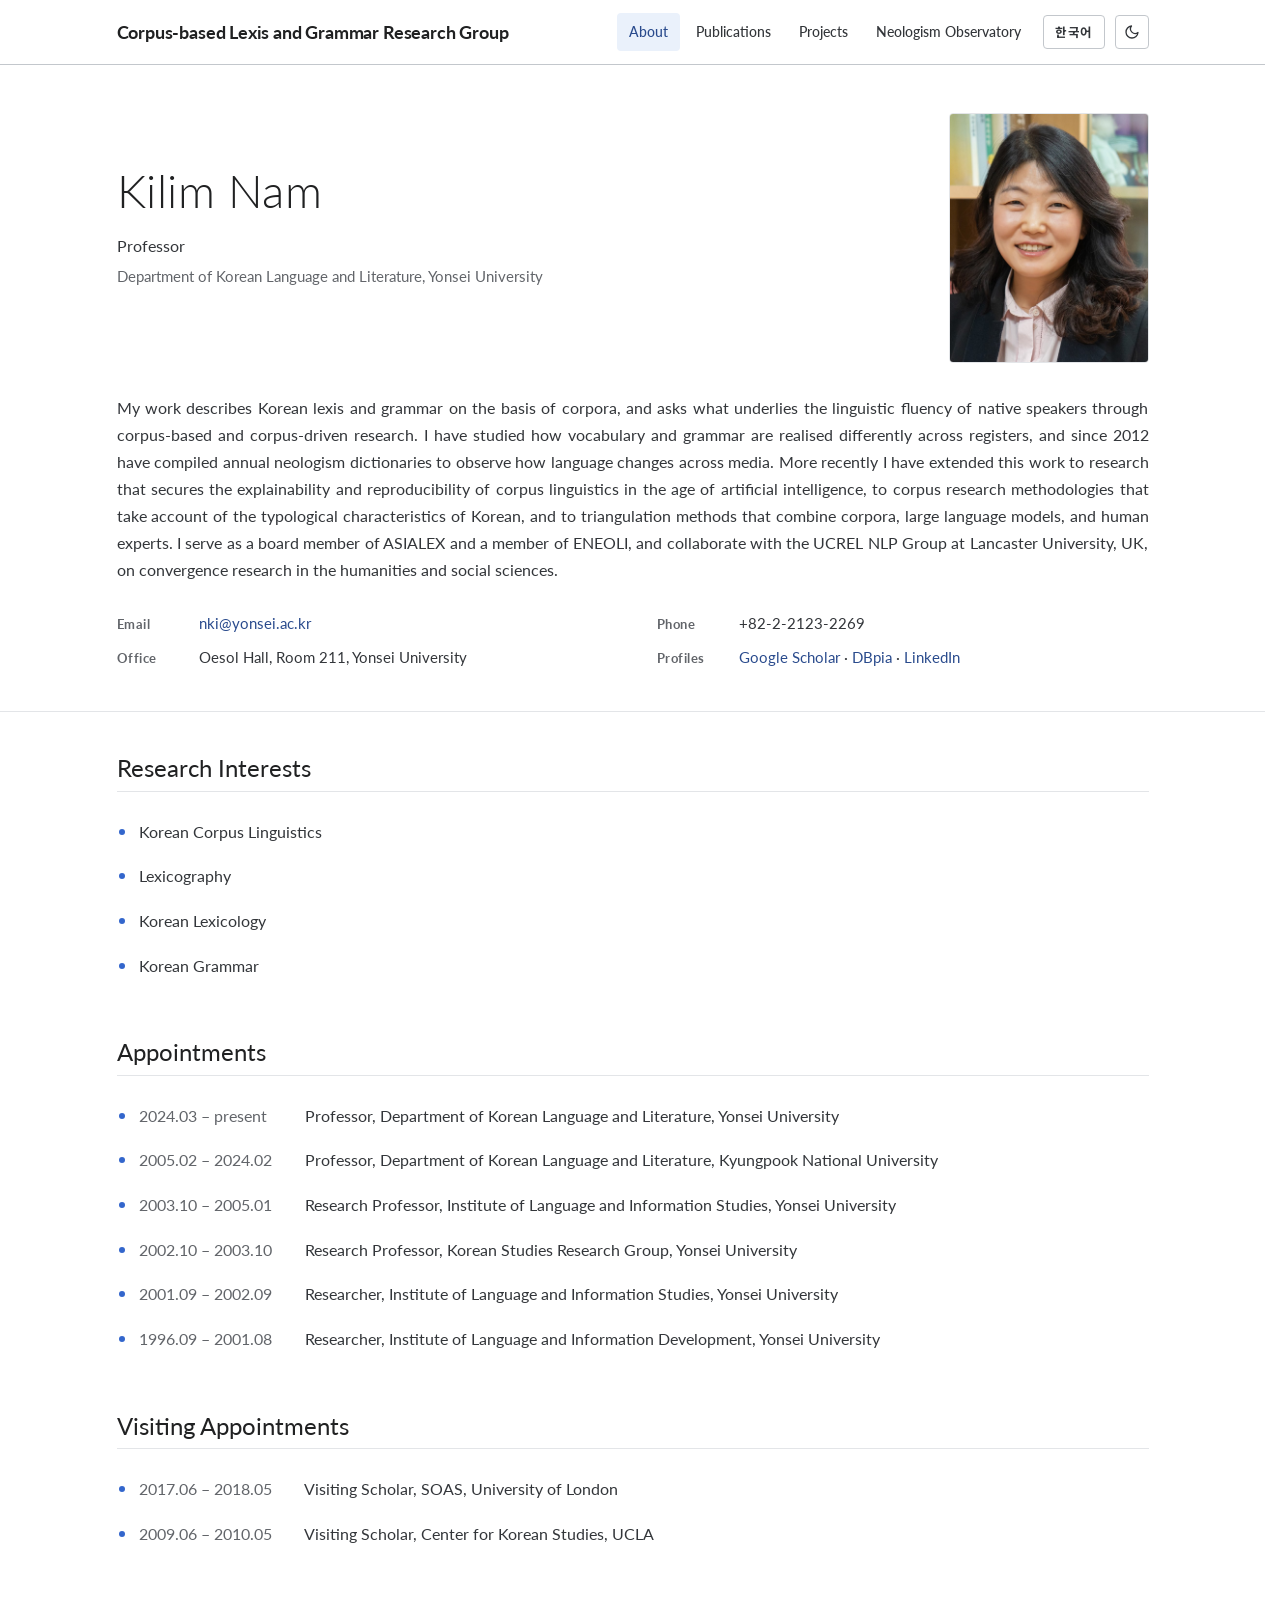
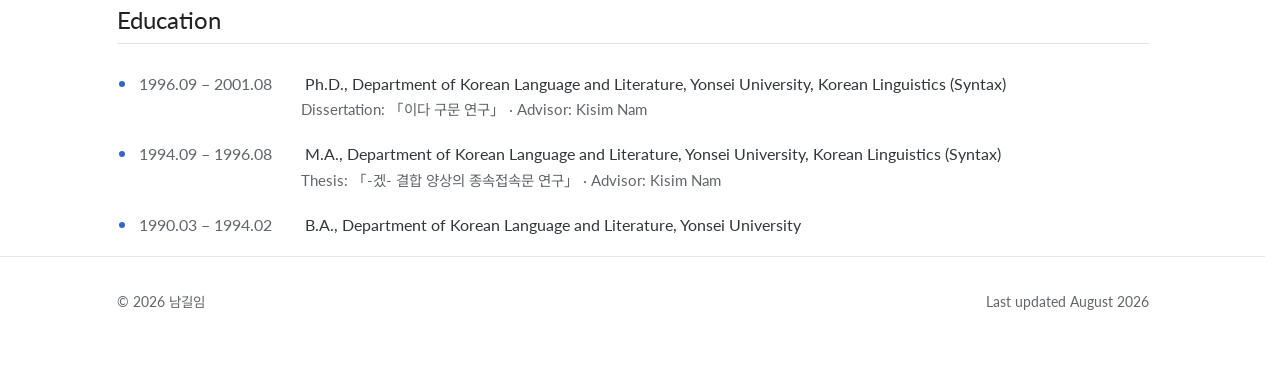
<file: index.html>
<!DOCTYPE html>
<html lang="en" data-lang="en">
<head>
<meta charset="utf-8">
<meta name="viewport" content="width=device-width, initial-scale=1">
<title>남길임 | 말뭉치언어학 · 사전학</title>
<meta name="description" content="남길임 — 연세대학교 국어국문학과 교수. 한국어 말뭉치언어학, 사전학, 한국어 어휘론, 한국어 문법론. 학술논문·연구사업 목록.">
<link rel="preconnect" href="https://fonts.googleapis.com">
<link rel="preconnect" href="https://fonts.gstatic.com" crossorigin>
<link href="https://fonts.googleapis.com/css2?family=Lato:wght@300;400;700&family=Noto+Sans+KR:wght@300;400;500;700&display=swap" rel="stylesheet">
<link rel="stylesheet" href="assets/css/style.css">
<script>
  // 저장해 둔 화면 모드와 언어를 그리기 전에 적용해 깜빡임을 막는다
  try {
    var t = localStorage.getItem('theme'); if (t) document.documentElement.setAttribute('data-theme', t);
    var l = localStorage.getItem("lang") || "en"; document.documentElement.setAttribute("data-lang", l); document.documentElement.lang = l;
  } catch (e) {}
</script>
</head>
<body>
<a class="skip" href="#main">본문 바로가기</a>

<header class="topbar">
  <div class="wrap topbar__inner">
    <a class="brand" href="index.html"><span class="ko">말뭉치 기반 어휘·문법 연구실</span><span class="en">Corpus-based Lexis and Grammar Research Group</span></a>
    <nav class="nav">
      <a href="index.html" aria-current="page">About</a>
      <a href="publications.html">Publications</a>
      <a href="projects.html">Projects</a>
      <a href="kno.html">Neologism Observatory</a>
      <button class="lang-btn" type="button" aria-label="한국어로 보기">한국어</button>
      <button class="theme-btn" type="button" aria-label="밝은 화면 / 어두운 화면 전환">
        <svg class="icon-sun" viewBox="0 0 24 24" fill="none" stroke="currentColor" stroke-width="2" stroke-linecap="round"><circle cx="12" cy="12" r="4"/><path d="M12 2v2M12 20v2M4.9 4.9l1.4 1.4M17.7 17.7l1.4 1.4M2 12h2M20 12h2M4.9 19.1l1.4-1.4M17.7 6.3l1.4-1.4"/></svg>
        <svg class="icon-moon" viewBox="0 0 24 24" fill="none" stroke="currentColor" stroke-width="2" stroke-linecap="round" stroke-linejoin="round"><path d="M21 12.8A9 9 0 1 1 11.2 3a7 7 0 0 0 9.8 9.8z"/></svg>
      </button>
    </nav>
  </div>
</header>

<main id="main">

  <!-- ===================== 히어로 ===================== -->
  <section class="hero">
    <div class="wrap">

      <!-- 1행: 이름 · 소속 + 사진 -->
      <div class="hero__grid">
        <div>
          <h1><span class="ko">남길임</span><span class="en">Kilim Nam</span></h1>
          <p class="hero__role">
            <span class="ko">교수 &middot; Kilim Nam</span>
            <span class="en">Professor</span>
          </p>
          <p class="hero__affil">
            <span class="ko">연세대학교 국어국문학과</span>
            <span class="en">Department of Korean Language and Literature, Yonsei University</span>
          </p>
        </div>
        <img class="portrait" src="assets/img/portrait.jpg" alt="남길임 교수" width="820" height="1025">
      </div>

      <!-- 2행: 소개 -->
      <p class="hero__lede ko">
        말뭉치를 기반으로 한국어 어휘 문법을 기술하고, 말뭉치 기반·주도 연구를 통해
        모국어화자의 언어 유창성의 원리를 밝히는 데 관심이 있다. 사용역(register)에 따라
        달리 실현되는 어휘와 문법의 양상을 연구해 왔으며, 2012년 이후 연도별 신어 사전
        구축을 통해 매체에 따라 달리 나타나는 언어 역동성을 관측해 오고 있다. 최근에는
        인공지능시대 말뭉치언어학의 설명가능성과 재현가능성을 확보한 연구, 한국어의
        유형론적 특성을 고려한 말뭉치 연구 방법론, 말뭉치·거대언어모델·인간 전문가의
        삼각측량 방법론으로 연구를 확장하고 있다. 국제 네트워크로는 아시아사전학회
        보드멤버, 유럽언어혁신연구회(ENEOLI) 회원으로 활동하고 있으며,
        글로벌인문사회융합 연구로 영국 랭카스터대학교 UCREL NLP 그룹과 협업하고 있다.
      </p>
      <p class="hero__lede en">
        My work describes Korean lexis and grammar on the basis of corpora, and asks what
        underlies the linguistic fluency of native speakers through corpus-based and
        corpus-driven research. I have studied how vocabulary and grammar are realised
        differently across registers, and since 2012 have compiled annual neologism
        dictionaries to observe how language changes across media. More recently I have
        extended this work to research that secures the explainability and reproducibility
        of corpus linguistics in the age of artificial intelligence, to corpus research
        methodologies that take account of the typological characteristics of Korean, and
        to triangulation methods that combine corpora, large language models, and human
        experts. I serve as a board member of ASIALEX and a member of ENEOLI, and
        collaborate with the UCREL NLP Group at Lancaster University, UK, on convergence
        research in the humanities and social sciences.
      </p>

      <!-- 3행: 연락처 -->
      <ul class="meta meta--wide">
        <li>
          <span class="k"><span class="ko">이메일</span><span class="en">Email</span></span>
          <span class="v"><a href="mailto:nki@yonsei.ac.kr">nki@yonsei.ac.kr</a></span>
        </li>
        <li>
          <span class="k"><span class="ko">전화</span><span class="en">Phone</span></span>
          <span class="v">+82-2-2123-2269</span>
        </li>
        <li>
          <span class="k"><span class="ko">연구실</span><span class="en">Office</span></span>
          <span class="v">
            <span class="ko">연세대학교 외솔관 211호 (Oesol Hall, Room 211)</span>
            <span class="en">Oesol Hall, Room 211, Yonsei University</span>
          </span>
        </li>
        <li>
          <span class="k"><span class="ko">프로필</span><span class="en">Profiles</span></span>
          <span class="v">
            <a href="https://scholar.google.com/citations?user=xwa19JQAAAAJ&amp;hl=ko" target="_blank" rel="noopener">Google Scholar</a> &middot;
            <a href="https://www.dbpia.co.kr/author/authorDetail?ancId=870739" target="_blank" rel="noopener">DBpia</a> &middot;
            <a href="https://www.linkedin.com/in/kilim-nam-742b8876/" target="_blank" rel="noopener">LinkedIn</a>
          </span>
        </li>
      </ul>

    </div>
  </section>

  <!-- ===================== 연구 분야 ===================== -->
  <section class="section">
    <div class="wrap">
      <div class="section__head">
        <h2><span class="ko">연구 분야</span><span class="en">Research Interests</span></h2>
      </div>
      <ul class="bullets">
        <li><span class="ko">한국어 말뭉치언어학</span><span class="en">Korean Corpus Linguistics</span></li>
        <li><span class="ko">사전학</span><span class="en">Lexicography</span></li>
        <li><span class="ko">한국어 어휘론</span><span class="en">Korean Lexicology</span></li>
        <li><span class="ko">한국어 문법론</span><span class="en">Korean Grammar</span></li>
      </ul>
    </div>
  </section>

  <!-- ===================== 경력 ===================== -->
  <section class="section">
    <div class="wrap">
      <div class="section__head">
        <h2><span class="ko">경력</span><span class="en">Appointments</span></h2>
      </div>
      <ul class="bullets bullets--range">
        <li>
          <span class="yr">2024.03 <span class="ko">– 현재</span><span class="en">– present</span></span>
          <span class="ko">연세대학교 국어국문학과, 교수</span>
          <span class="en">Professor, Department of Korean Language and Literature, Yonsei University</span>
        </li>
        <li>
          <span class="yr">2005.02 – 2024.02</span>
          <span class="ko">경북대학교 국어국문학과, 교수</span>
          <span class="en">Professor, Department of Korean Language and Literature, Kyungpook National University</span>
        </li>
        <li>
          <span class="yr">2003.10 – 2005.01</span>
          <span class="ko">연세대학교 언어정보연구원, 연구교수</span>
          <span class="en">Research Professor, Institute of Language and Information Studies, Yonsei University</span>
        </li>
        <li>
          <span class="yr">2002.10 – 2003.10</span>
          <span class="ko">연세대학교 국학연구단, 연구교수</span>
          <span class="en">Research Professor, Korean Studies Research Group, Yonsei University</span>
        </li>
        <li>
          <span class="yr">2001.09 – 2002.09</span>
          <span class="ko">연세대학교 언어정보연구원, 전임연구원</span>
          <span class="en">Researcher, Institute of Language and Information Studies, Yonsei University</span>
        </li>
        <li>
          <span class="yr">1996.09 – 2001.08</span>
          <span class="ko">연세대학교 언어정보개발연구원, 연구원</span>
          <span class="en">Researcher, Institute of Language and Information Development, Yonsei University</span>
        </li>
      </ul>
    </div>
  </section>

  <!-- ===================== 방문 연구 ===================== -->
  <section class="section">
    <div class="wrap">
      <div class="section__head">
        <h2><span class="ko">방문 연구</span><span class="en">Visiting Appointments</span></h2>
      </div>
      <ul class="bullets bullets--range">
        <li>
          <span class="yr">2017.06 – 2018.05</span>
          <span class="ko">런던대학교 SOAS, 방문학자</span>
          <span class="en">Visiting Scholar, SOAS, University of London</span>
        </li>
        <li>
          <span class="yr">2009.06 – 2010.05</span>
          <span class="ko">UCLA 한국학연구소, 방문학자</span>
          <span class="en">Visiting Scholar, Center for Korean Studies, UCLA</span>
        </li>
      </ul>
    </div>
  </section>

  <!-- ===================== 학력 ===================== -->
  <section class="section">
    <div class="wrap">
      <div class="section__head">
        <h2><span class="ko">학력</span><span class="en">Education</span></h2>
      </div>
      <ul class="bullets bullets--range">
        <li>
          <span class="yr">1996.09 – 2001.08</span>
          <span class="ko">박사, 연세대학교 대학원 국어국문학과, 국어학 (통사론)</span>
          <span class="en">Ph.D., Department of Korean Language and Literature, Yonsei University, Korean Linguistics (Syntax)</span>
          <span class="sub">
            <span class="ko">학위논문 「이다 구문 연구」 · 지도교수 남기심</span>
            <span class="en">Dissertation: 「이다 구문 연구」 · Advisor: Kisim Nam</span>
          </span>
        </li>
        <li>
          <span class="yr">1994.09 – 1996.08</span>
          <span class="ko">석사, 연세대학교 대학원 국어국문학과, 국어학 (통사론)</span>
          <span class="en">M.A., Department of Korean Language and Literature, Yonsei University, Korean Linguistics (Syntax)</span>
          <span class="sub">
            <span class="ko">학위논문 「-겠- 결합 양상의 종속접속문 연구」 · 지도교수 남기심</span>
            <span class="en">Thesis: 「-겠- 결합 양상의 종속접속문 연구」 · Advisor: Kisim Nam</span>
          </span>
        </li>
        <li>
          <span class="yr">1990.03 – 1994.02</span>
          <span class="ko">학사, 연세대학교 국어국문학과</span>
          <span class="en">B.A., Department of Korean Language and Literature, Yonsei University</span>
        </li>
      </ul>
    </div>
  </section>

</main>

<footer class="site-foot">
  <div class="wrap foot-row">
    <span>&copy; 2026 남길임</span>
    <span class="right">
      <span class="ko">논문 · 연구사업 목록 최종 갱신 2026.08</span>
      <span class="en">Last updated August 2026</span>
    </span>
  </div>
</footer>

<script src="assets/js/data.js"></script>
<script src="assets/js/site.js"></script>
</body>
</html>
</file>
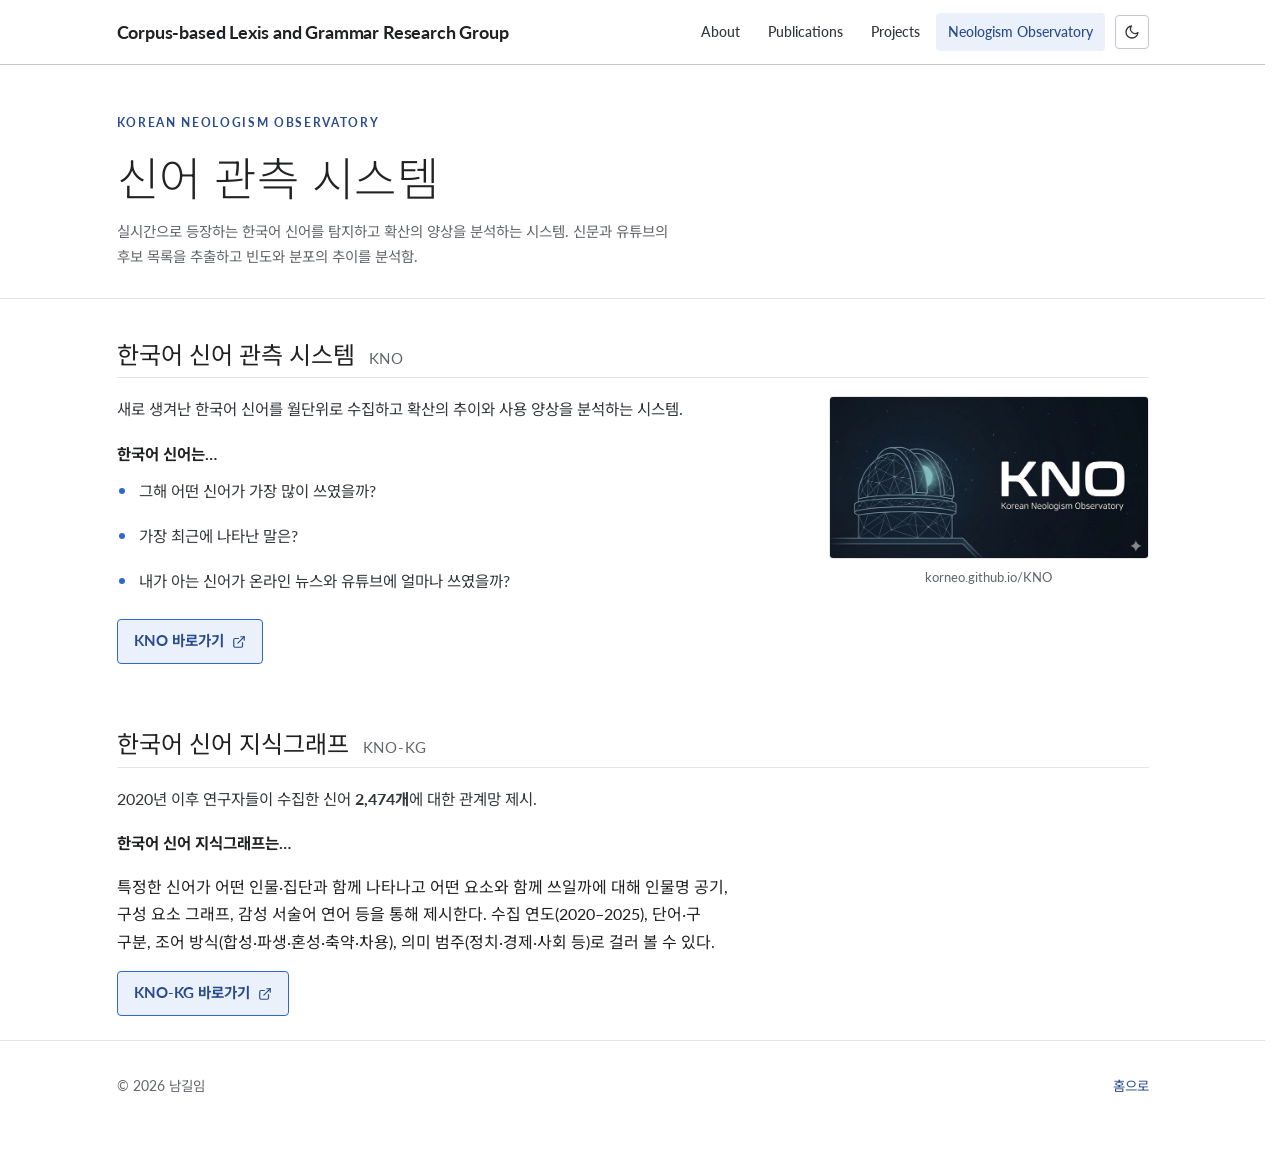
<file: kno.html>
<!DOCTYPE html>
<html lang="ko" data-lang="en">
<head>
<meta charset="utf-8">
<meta name="viewport" content="width=device-width, initial-scale=1">
<title>신어 관측 시스템 | 남길임</title>
<meta name="description" content="한국어 신어 관측 시스템(KNO)과 한국어 신어 지식그래프(KNO-KG) — 신어의 수집·관측과 관계망 시각화.">
<link rel="preconnect" href="https://fonts.googleapis.com">
<link rel="preconnect" href="https://fonts.gstatic.com" crossorigin>
<link href="https://fonts.googleapis.com/css2?family=Lato:wght@300;400;700&family=Noto+Sans+KR:wght@300;400;500;700&display=swap" rel="stylesheet">
<link rel="stylesheet" href="assets/css/style.css">
<script>
  // 저장해 둔 화면 모드와 언어를 그리기 전에 적용한다
  try {
    var t = localStorage.getItem("theme"); if (t) document.documentElement.setAttribute("data-theme", t);
    var l = localStorage.getItem("lang") || "en"; document.documentElement.setAttribute("data-lang", l);
  } catch (e) {}
</script>
</head>
<body>
<a class="skip" href="#main">본문 바로가기</a>

<header class="topbar">
  <div class="wrap topbar__inner">
    <a class="brand" href="index.html"><span class="ko">말뭉치 기반 어휘·문법 연구실</span><span class="en">Corpus-based Lexis and Grammar Research Group</span></a>
    <nav class="nav">
      <a href="index.html">About</a>
      <a href="publications.html">Publications</a>
      <a href="projects.html">Projects</a>
      <a href="kno.html" aria-current="page">Neologism Observatory</a>
      <button class="theme-btn" type="button" aria-label="밝은 화면 / 어두운 화면 전환">
        <svg class="icon-sun" viewBox="0 0 24 24" fill="none" stroke="currentColor" stroke-width="2" stroke-linecap="round"><circle cx="12" cy="12" r="4"/><path d="M12 2v2M12 20v2M4.9 4.9l1.4 1.4M17.7 17.7l1.4 1.4M2 12h2M20 12h2M4.9 19.1l1.4-1.4M17.7 6.3l1.4-1.4"/></svg>
        <svg class="icon-moon" viewBox="0 0 24 24" fill="none" stroke="currentColor" stroke-width="2" stroke-linecap="round" stroke-linejoin="round"><path d="M21 12.8A9 9 0 1 1 11.2 3a7 7 0 0 0 9.8 9.8z"/></svg>
      </button>
    </nav>
  </div>
</header>

<main id="main">
  <section class="hero hero--sub">
    <div class="wrap">
      <p class="eyebrow">Korean Neologism Observatory</p>
      <h1>신어 관측 시스템</h1>
      <p class="section__sub">
        실시간으로 등장하는 한국어 신어를 탐지하고 확산의 양상을 분석하는 시스템.
        신문과 유튜브의 후보 목록을 추출하고 빈도와 분포의 추이를 분석함.
      </p>
    </div>
  </section>

  <!-- ===================== KNO ===================== -->
  <section class="section">
    <div class="wrap">
      <div class="section__head">
        <h2>한국어 신어 관측 시스템 <span class="h2-en">KNO</span></h2>
      </div>

      <div class="sys">
        <div class="sys__body">
          <p class="sys__lede">
            새로 생겨난 한국어 신어를 월단위로 수집하고 확산의 추이와 사용 양상을
            분석하는 시스템.
          </p>
          <p class="sys__q">한국어 신어는&hellip;</p>
          <ul class="bullets">
            <li>그해 어떤 신어가 가장 많이 쓰였을까?</li>
            <li>가장 최근에 나타난 말은?</li>
            <li>내가 아는 신어가 온라인 뉴스와 유튜브에 얼마나 쓰였을까?</li>
          </ul>
          <p>
            <a class="btn" href="https://korneo.github.io/KNO/" target="_blank" rel="noopener">
              KNO 바로가기
              <svg viewBox="0 0 24 24" fill="none" stroke="currentColor" stroke-width="2" stroke-linecap="round" stroke-linejoin="round" aria-hidden="true"><path d="M18 13v6a2 2 0 0 1-2 2H5a2 2 0 0 1-2-2V8a2 2 0 0 1 2-2h6"/><path d="M15 3h6v6"/><path d="M10 14 21 3"/></svg>
            </a>
          </p>
        </div>

        <figure class="sys__figure">
          <a href="https://korneo.github.io/KNO/" target="_blank" rel="noopener">
            <img src="assets/img/kno.jpg" alt="KNO — Korean Neologism Observatory" width="760" height="385">
          </a>
          <figcaption>korneo.github.io/KNO</figcaption>
        </figure>
      </div>
    </div>
  </section>

  <!-- ===================== KNO-KG ===================== -->
  <section class="section">
    <div class="wrap">
      <div class="section__head">
        <h2>한국어 신어 지식그래프 <span class="h2-en">KNO-KG</span></h2>
      </div>

      <div class="sys">
        <div class="sys__body">
          <p class="sys__lede">
            2020년 이후 연구자들이 수집한 신어 <strong>2,474개</strong>에 대한 관계망 제시.
          </p>
          <p class="sys__q">한국어 신어 지식그래프는&hellip;</p>
          <p>
            특정한 신어가 어떤 인물·집단과 함께 나타나고 어떤 요소와 함께 쓰일까에 대해
            인물명 공기, 구성 요소 그래프, 감성 서술어 연어 등을 통해 제시한다.
            수집 연도(2020–2025), 단어·구 구분, 조어 방식(합성·파생·혼성·축약·차용),
            의미 범주(정치·경제·사회 등)로 걸러 볼 수 있다.
          </p>
          <p>
            <a class="btn" href="https://korneo.github.io/KNO-KG/" target="_blank" rel="noopener">
              KNO-KG 바로가기
              <svg viewBox="0 0 24 24" fill="none" stroke="currentColor" stroke-width="2" stroke-linecap="round" stroke-linejoin="round" aria-hidden="true"><path d="M18 13v6a2 2 0 0 1-2 2H5a2 2 0 0 1-2-2V8a2 2 0 0 1 2-2h6"/><path d="M15 3h6v6"/><path d="M10 14 21 3"/></svg>
            </a>
          </p>
        </div>
      </div>
    </div>
  </section>
</main>

<footer class="site-foot">
  <div class="wrap foot-row">
    <span>&copy; 2026 남길임</span>
    <span class="right"><a href="index.html">홈으로</a></span>
  </div>
</footer>

<script src="assets/js/site.js"></script>
</body>
</html>
</file>
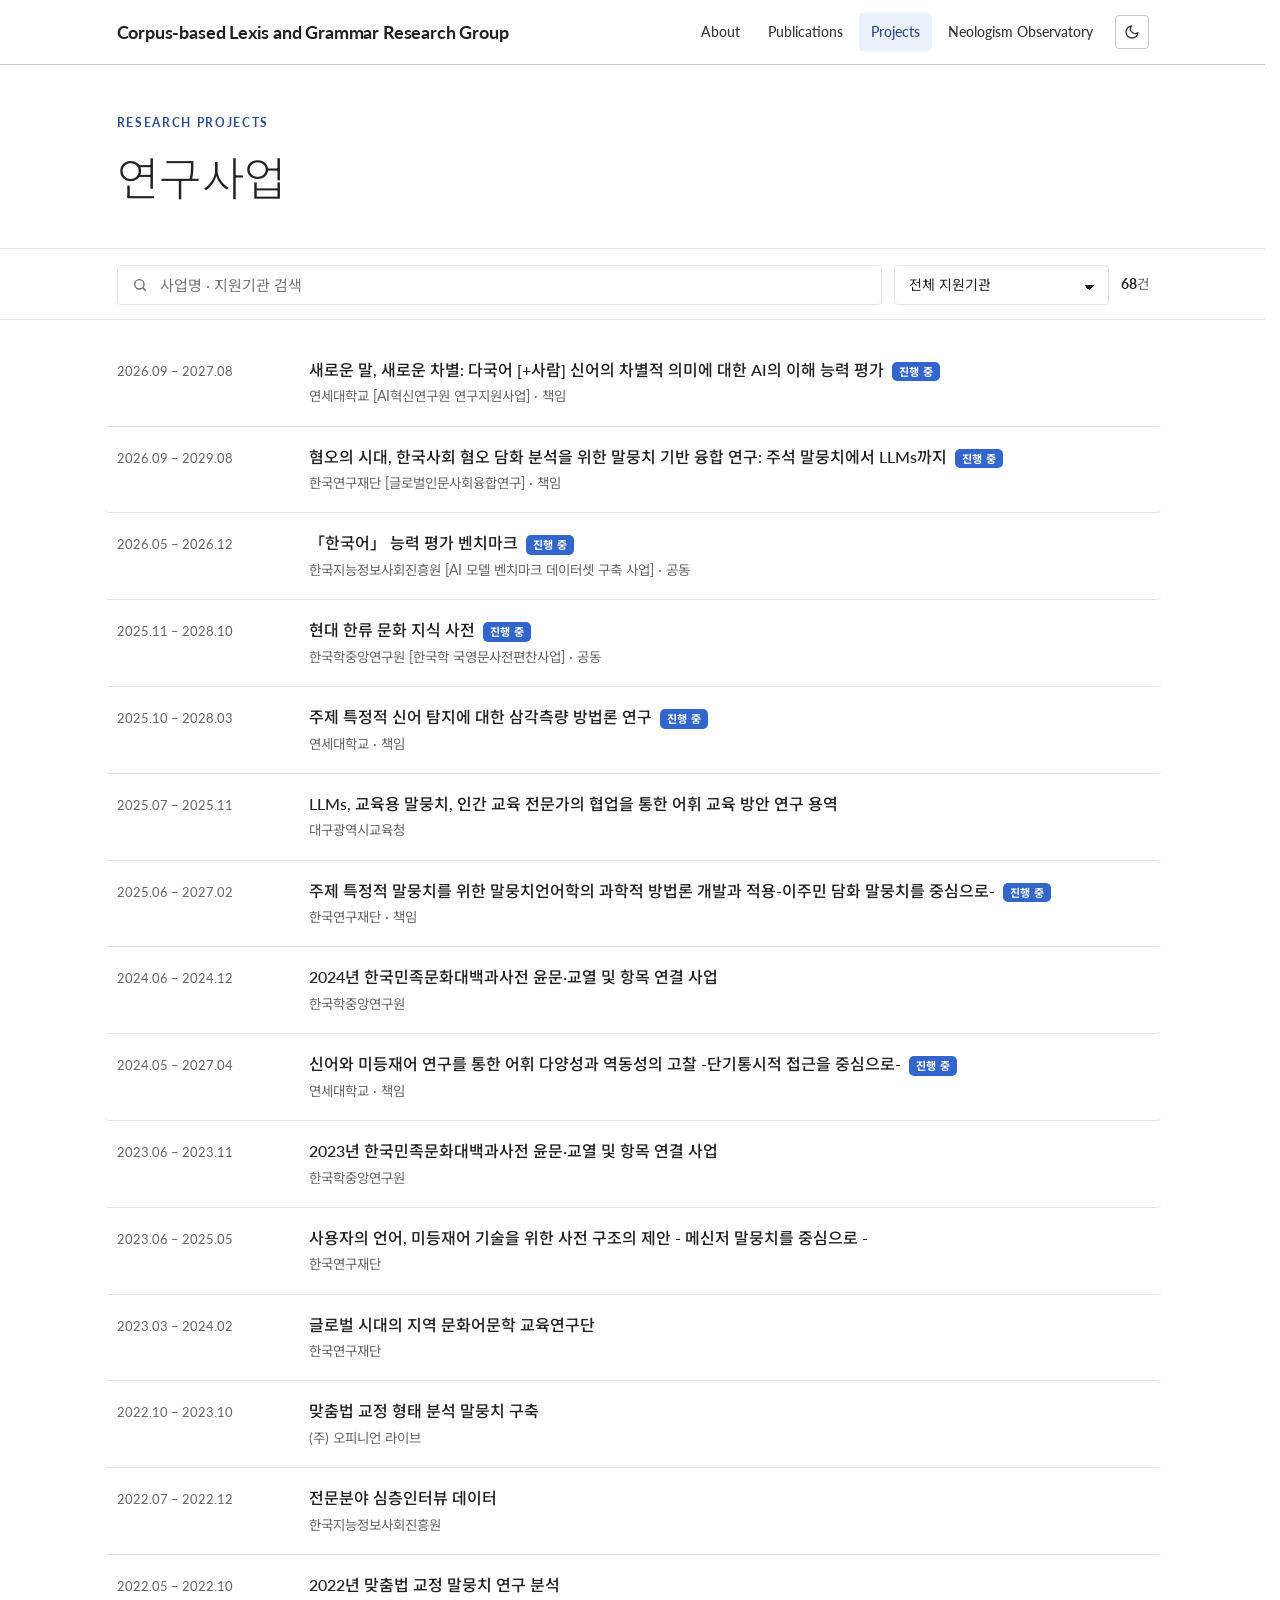
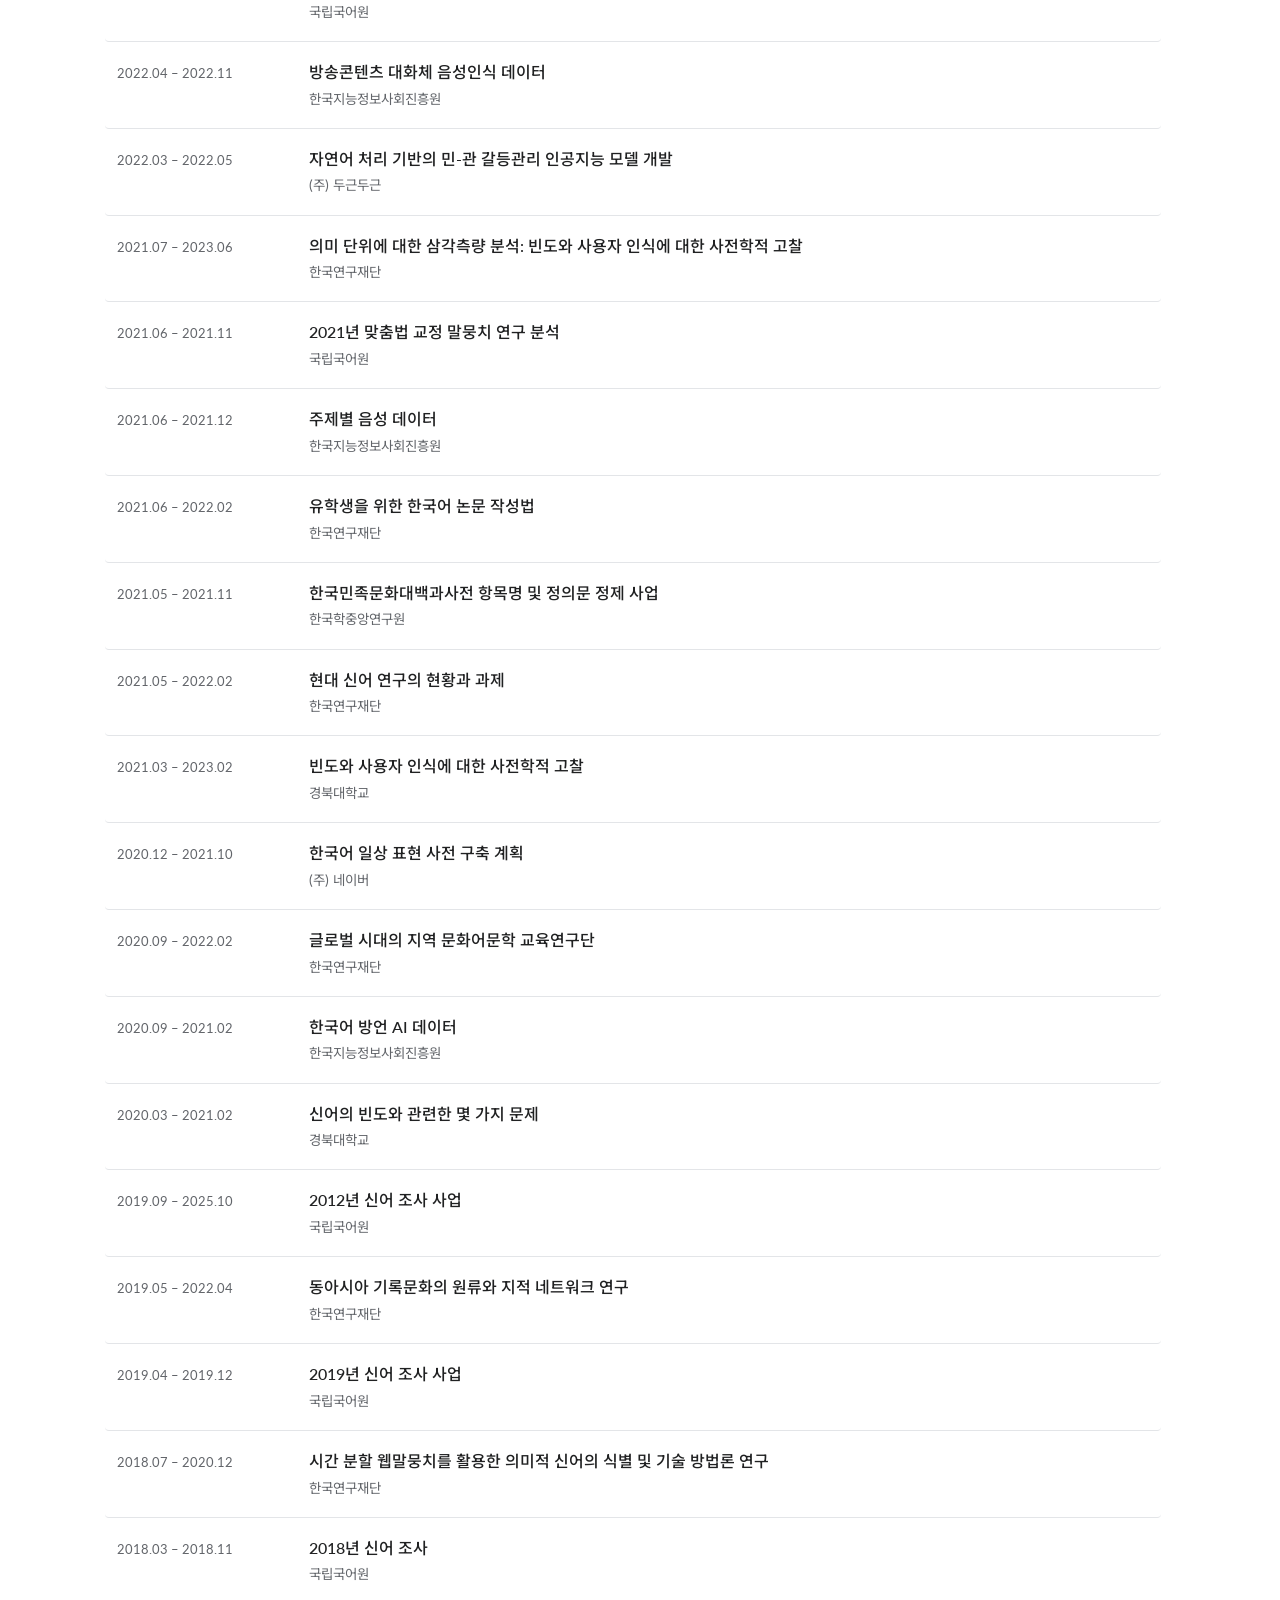
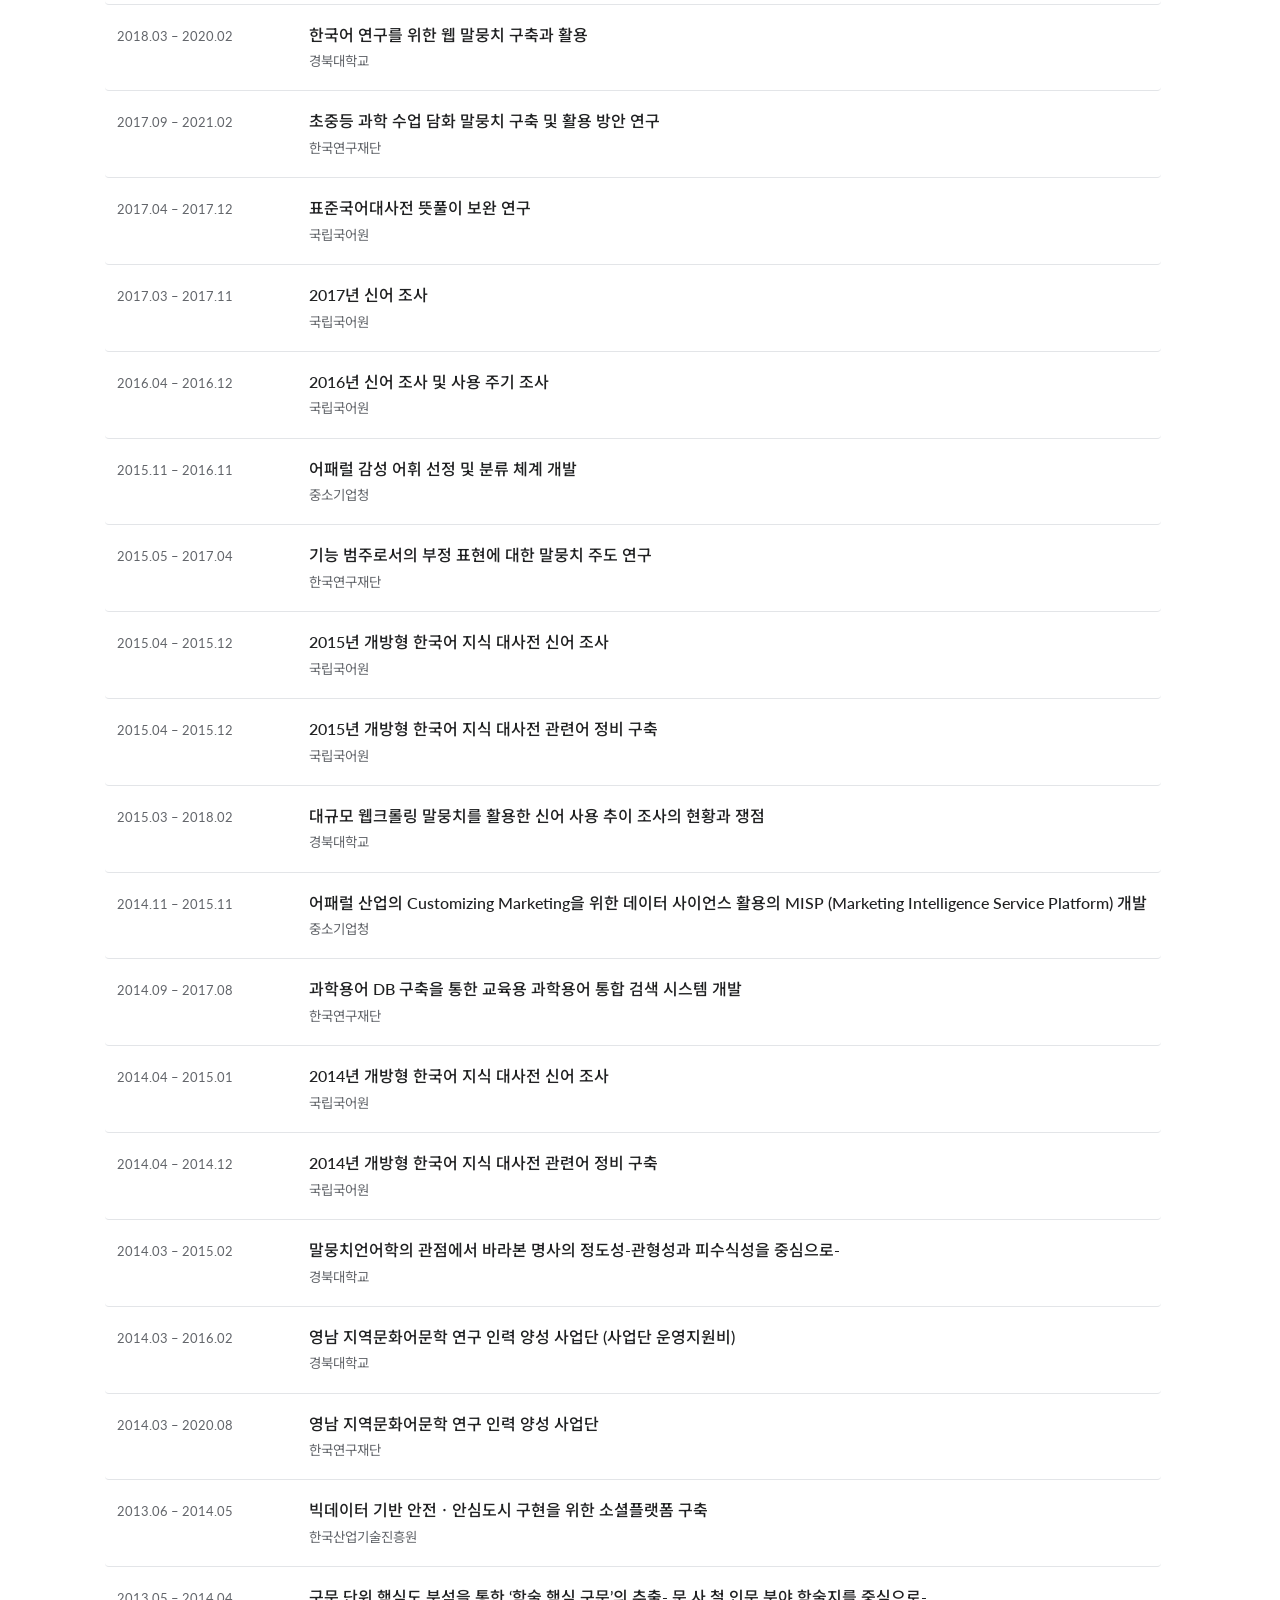
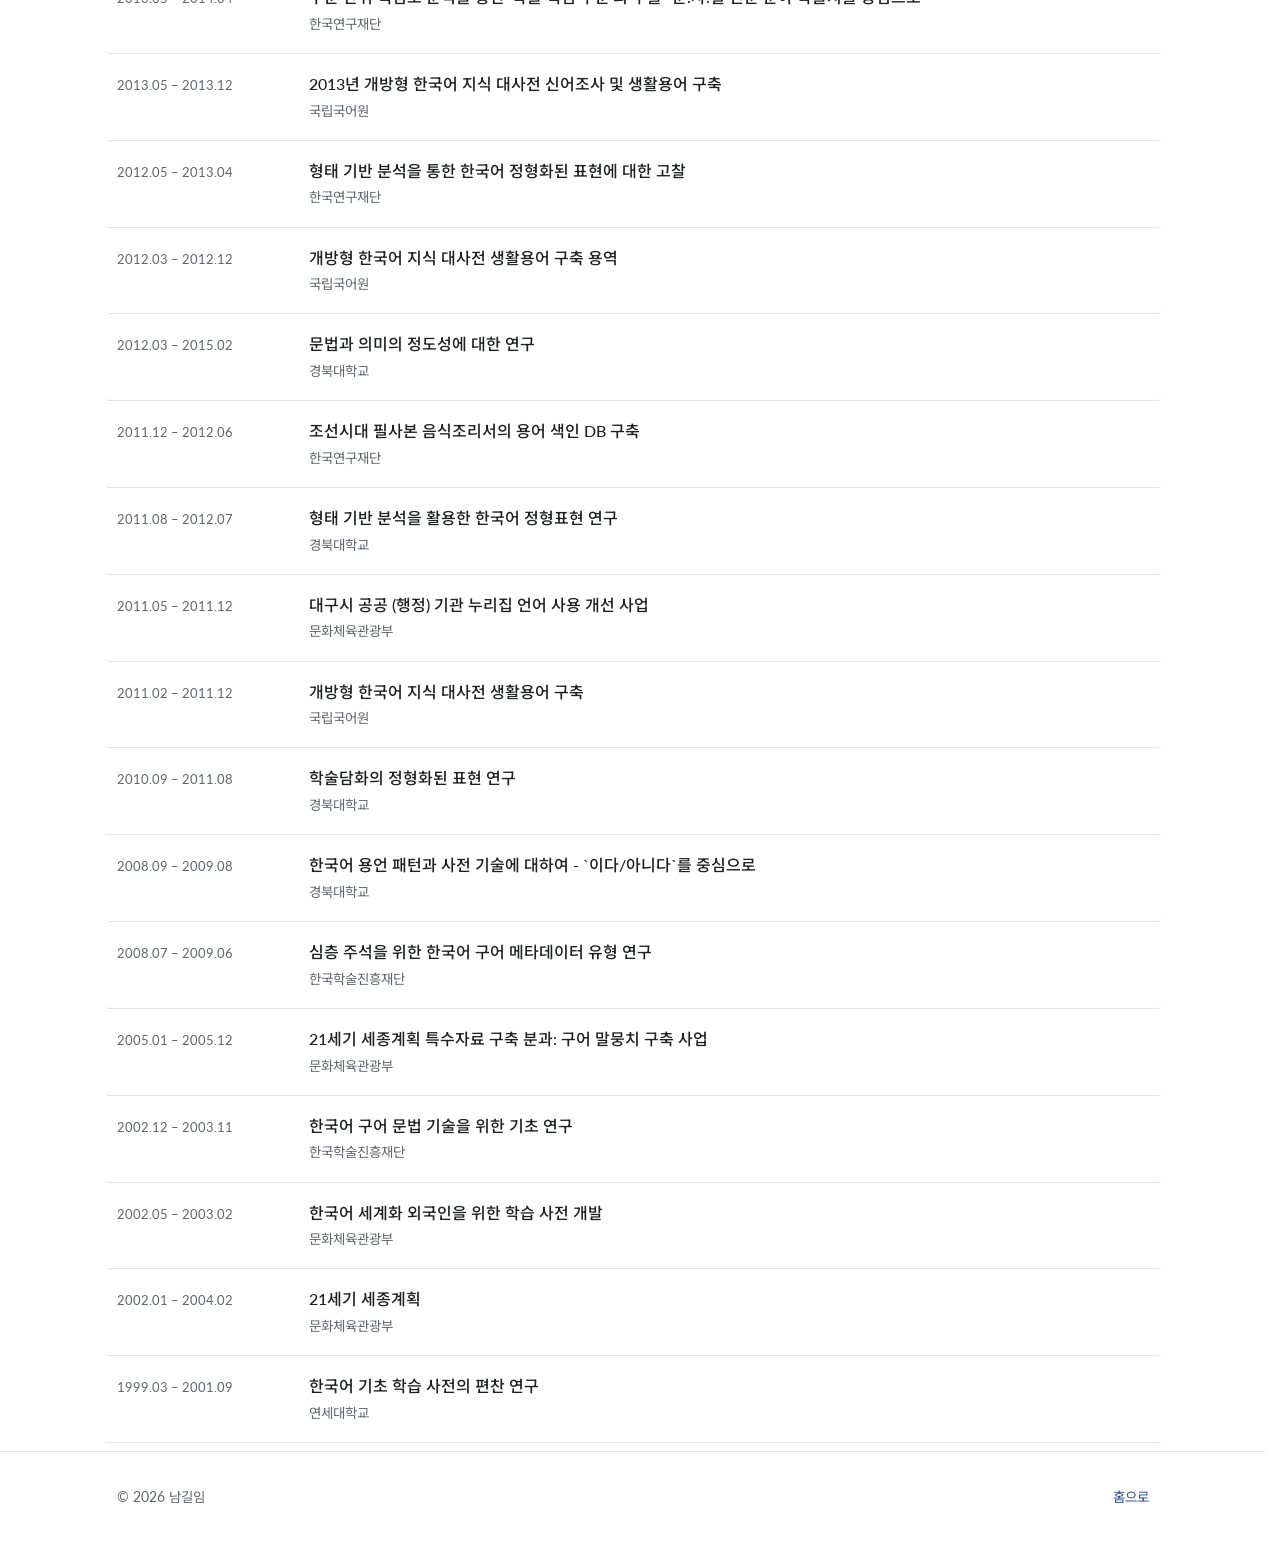
<file: projects.html>
<!DOCTYPE html>
<html lang="ko" data-lang="en">
<head>
<meta charset="utf-8">
<meta name="viewport" content="width=device-width, initial-scale=1">
<title>연구사업 | 남길임</title>
<meta name="description" content="남길임 교수 참여 연구사업 목록. 사업명·발주처로 검색할 수 있습니다.">
<link rel="preconnect" href="https://fonts.googleapis.com">
<link rel="preconnect" href="https://fonts.gstatic.com" crossorigin>
<link href="https://fonts.googleapis.com/css2?family=Lato:wght@300;400;700&family=Noto+Sans+KR:wght@300;400;500;700&display=swap" rel="stylesheet">
<link rel="stylesheet" href="assets/css/style.css">
<script>
  // 저장해 둔 화면 모드와 언어를 그리기 전에 적용한다
  try {
    var t = localStorage.getItem("theme"); if (t) document.documentElement.setAttribute("data-theme", t);
    var l = localStorage.getItem("lang") || "en"; document.documentElement.setAttribute("data-lang", l);
  } catch (e) {}
</script>
</head>
<body>
<a class="skip" href="#main">본문 바로가기</a>

<header class="topbar">
  <div class="wrap topbar__inner">
    <a class="brand" href="index.html"><span class="ko">말뭉치 기반 어휘·문법 연구실</span><span class="en">Corpus-based Lexis and Grammar Research Group</span></a>
    <nav class="nav">
      <a href="index.html">About</a>
      <a href="publications.html">Publications</a>
      <a href="projects.html" aria-current="page">Projects</a>
      <a href="kno.html">Neologism Observatory</a>
      <button class="theme-btn" type="button" aria-label="밝은 화면 / 어두운 화면 전환">
        <svg class="icon-sun" viewBox="0 0 24 24" fill="none" stroke="currentColor" stroke-width="2" stroke-linecap="round"><circle cx="12" cy="12" r="4"/><path d="M12 2v2M12 20v2M4.9 4.9l1.4 1.4M17.7 17.7l1.4 1.4M2 12h2M20 12h2M4.9 19.1l1.4-1.4M17.7 6.3l1.4-1.4"/></svg>
        <svg class="icon-moon" viewBox="0 0 24 24" fill="none" stroke="currentColor" stroke-width="2" stroke-linecap="round" stroke-linejoin="round"><path d="M21 12.8A9 9 0 1 1 11.2 3a7 7 0 0 0 9.8 9.8z"/></svg>
      </button>
    </nav>
  </div>
</header>

<main id="main">
  <section class="hero hero--sub">
    <div class="wrap">
      <p class="eyebrow">Research Projects</p>
      <h1>연구사업</h1>
    </div>
  </section>

  <div class="filters">
    <div class="wrap">
      <div class="filters__row">
        <label class="search">
          <svg viewBox="0 0 24 24" fill="none" stroke="currentColor" stroke-width="2" stroke-linecap="round"><circle cx="11" cy="11" r="7"/><path d="M20 20l-3.5-3.5"/></svg>
          <input id="q" type="search" placeholder="사업명 · 지원기관 검색" autocomplete="off">
        </label>
        <select id="funder" class="pill" aria-label="지원기관 선택"></select>
        <span class="count" id="count"></span>
        <button class="linkbtn" id="reset" type="button" hidden>필터 해제</button>
      </div>
    </div>
  </div>

  <section class="section section--list">
    <div class="wrap">
      <div id="proj-list"></div>
    </div>
  </section>
</main>

<footer class="site-foot">
  <div class="wrap foot-row">
    <span>&copy; 2026 남길임</span>
    <span class="right"><a href="index.html">홈으로</a></span>
  </div>
</footer>

<script src="assets/js/data.js"></script>
<script src="assets/js/site.js"></script>
</body>
</html>
</file>
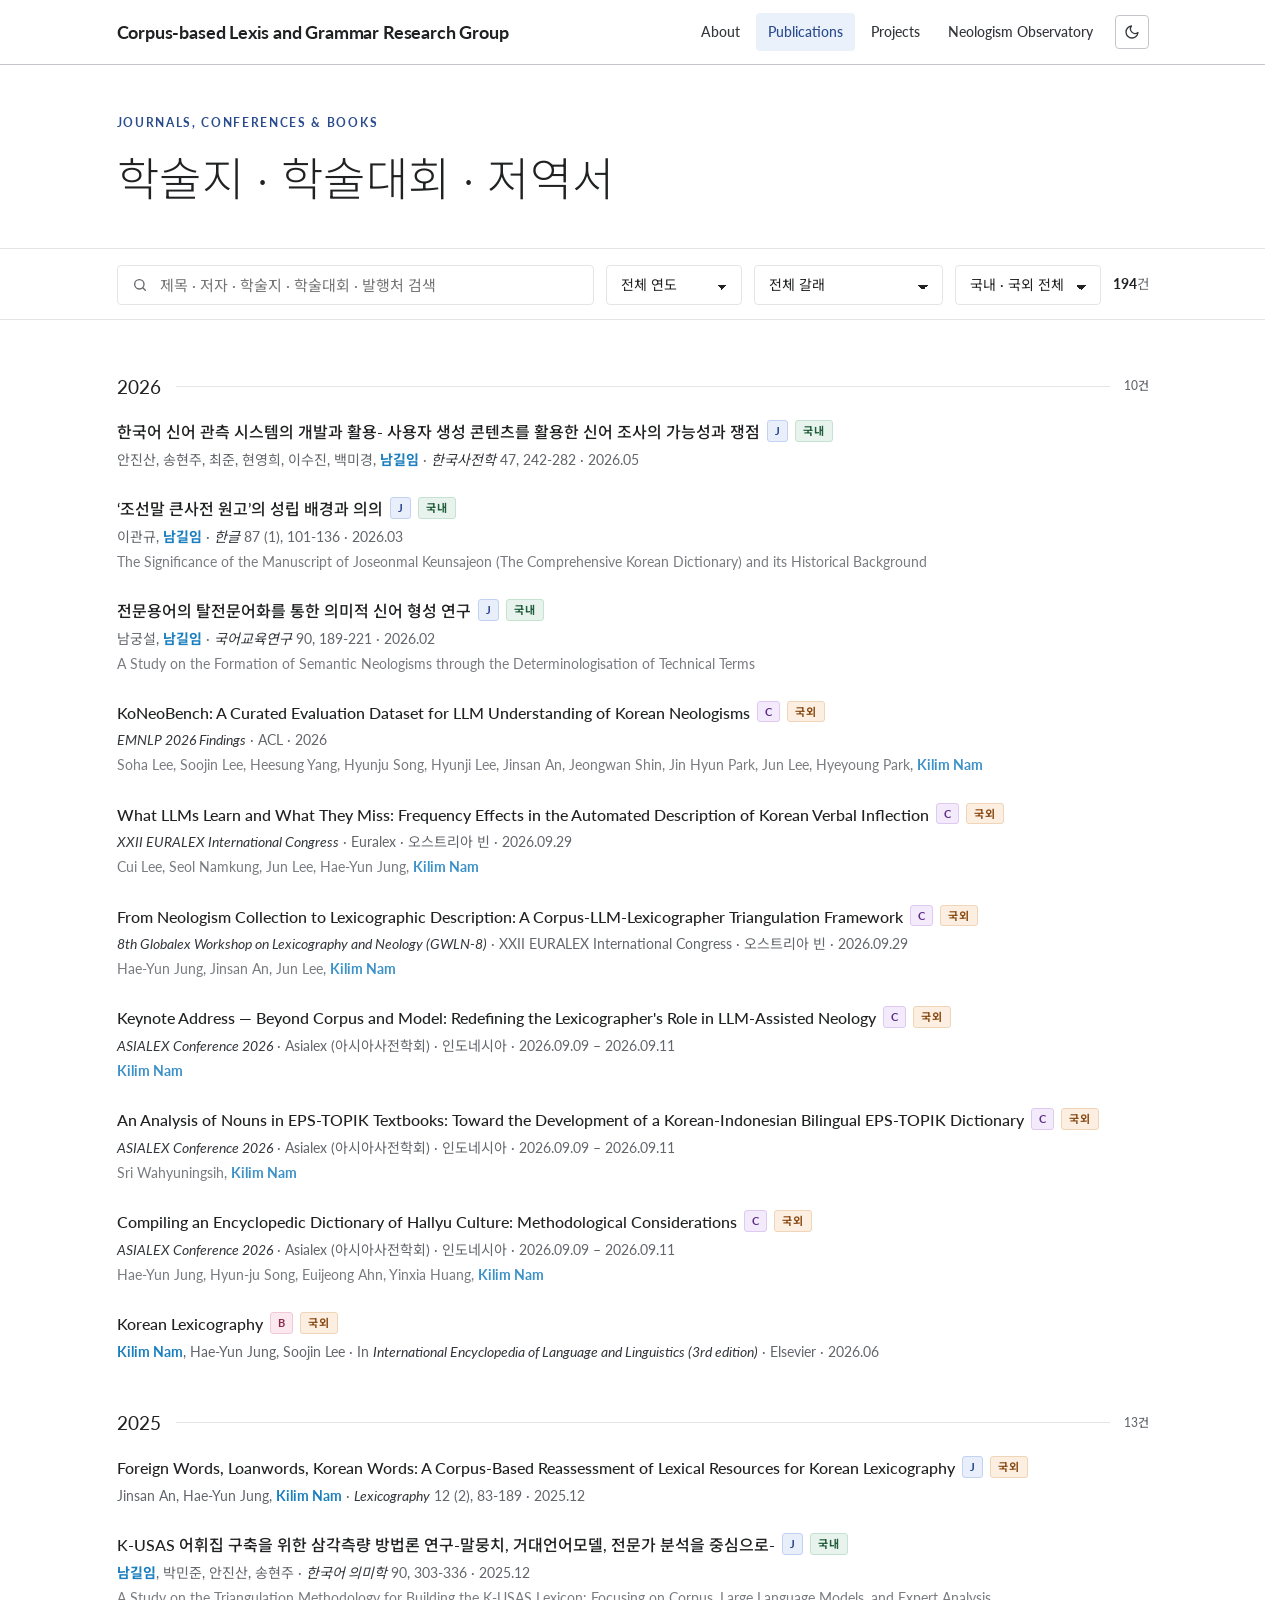
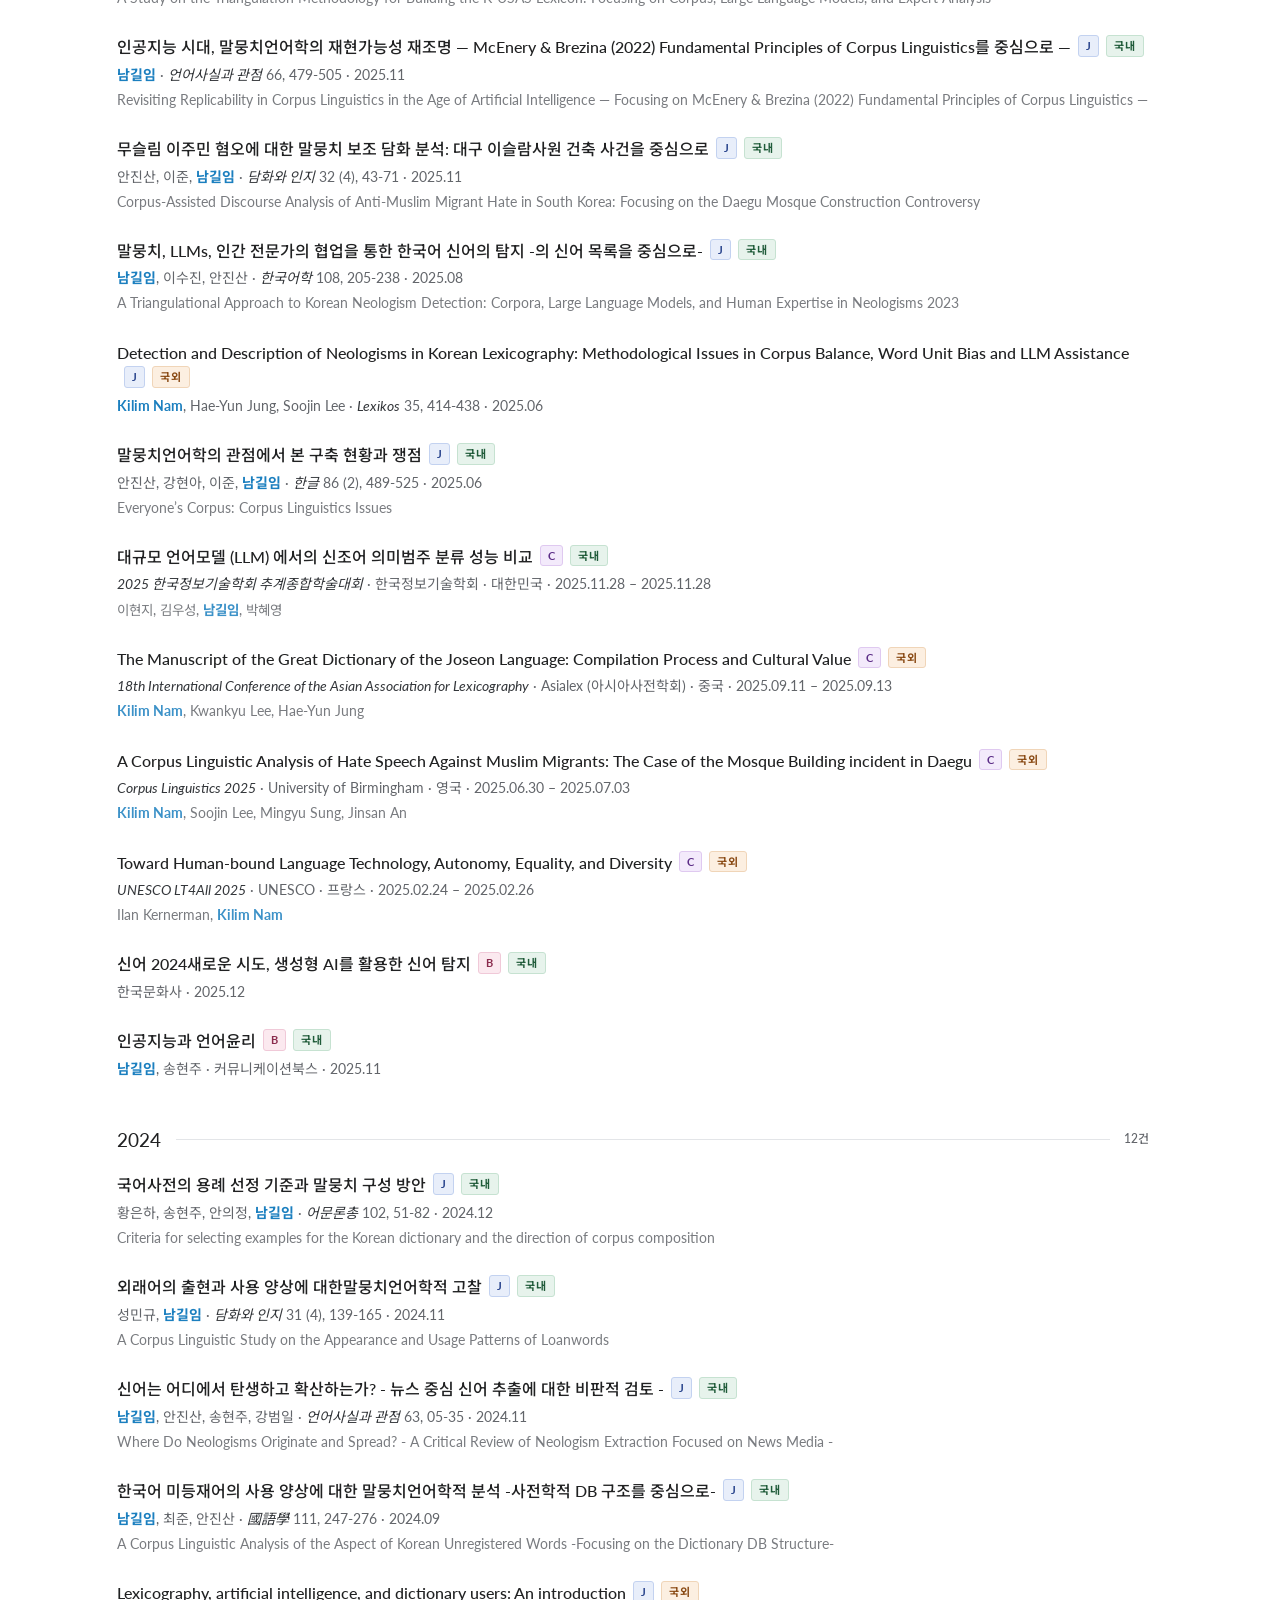
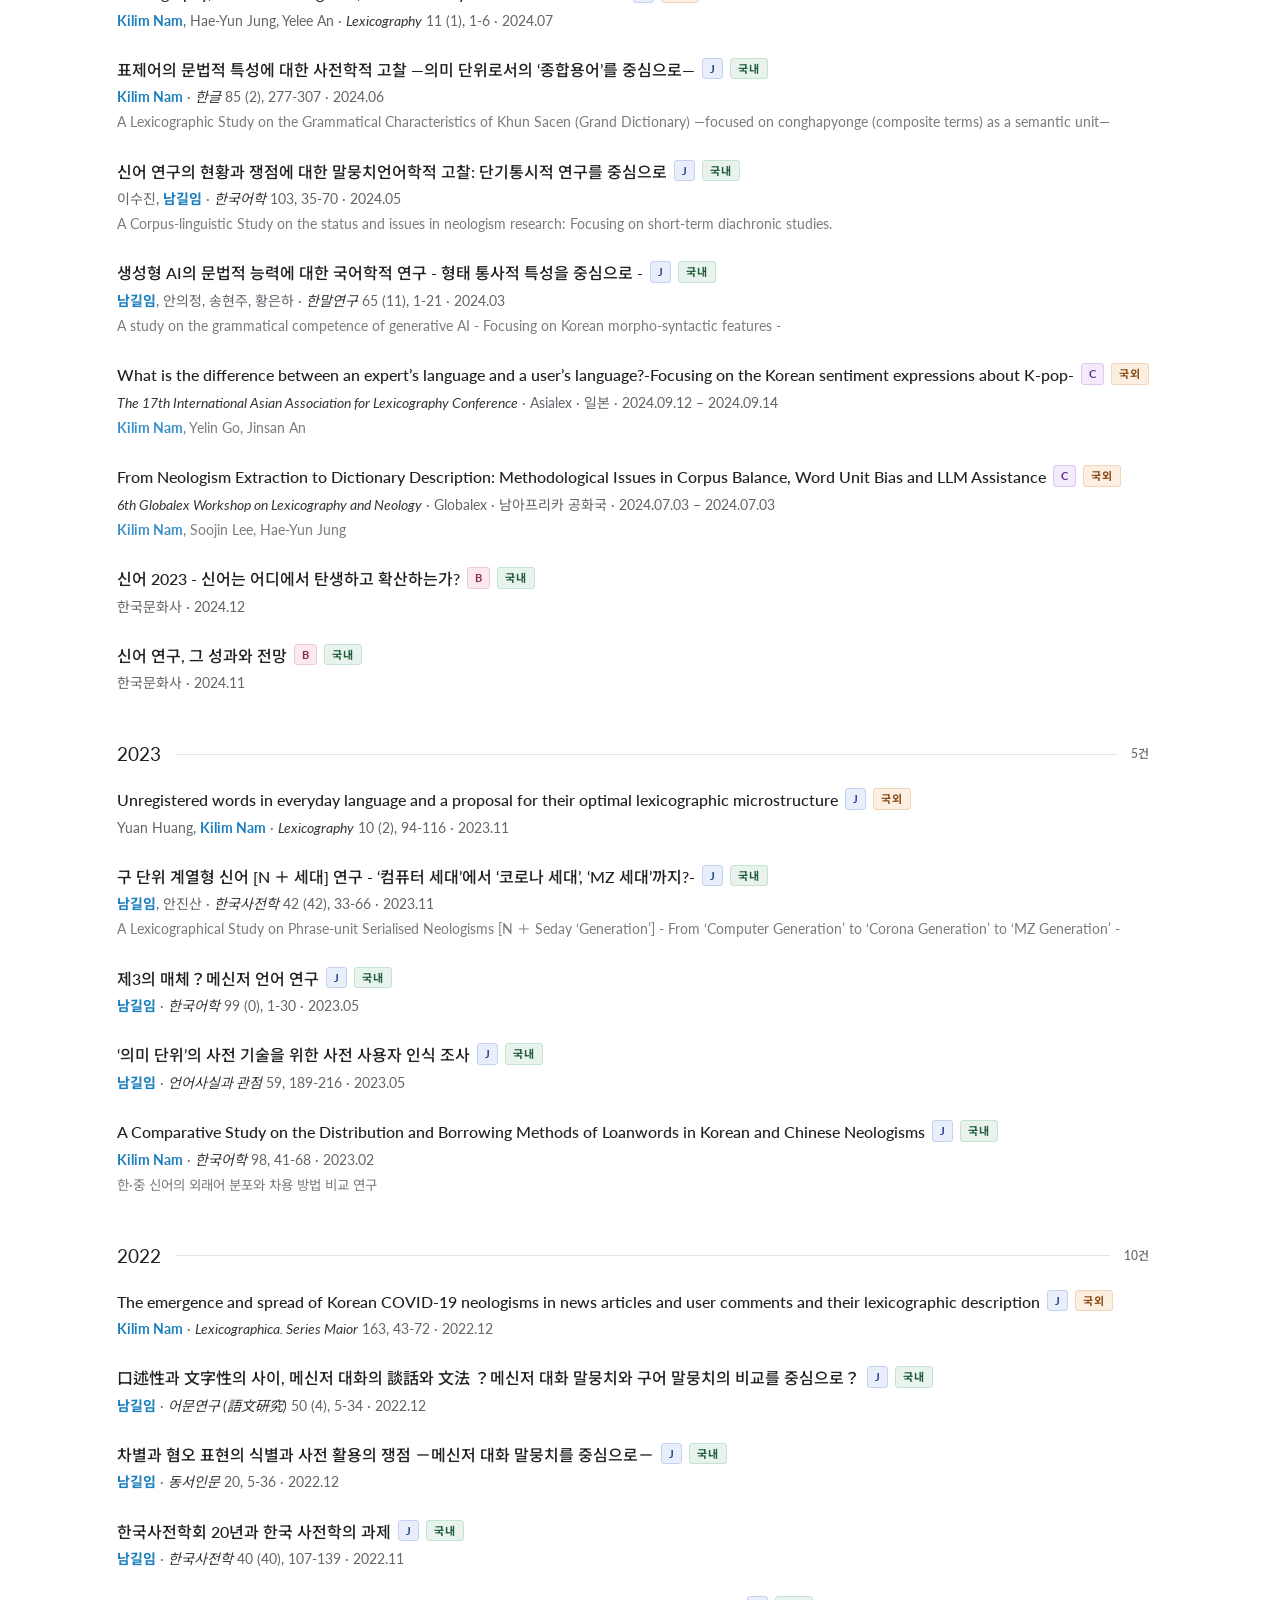
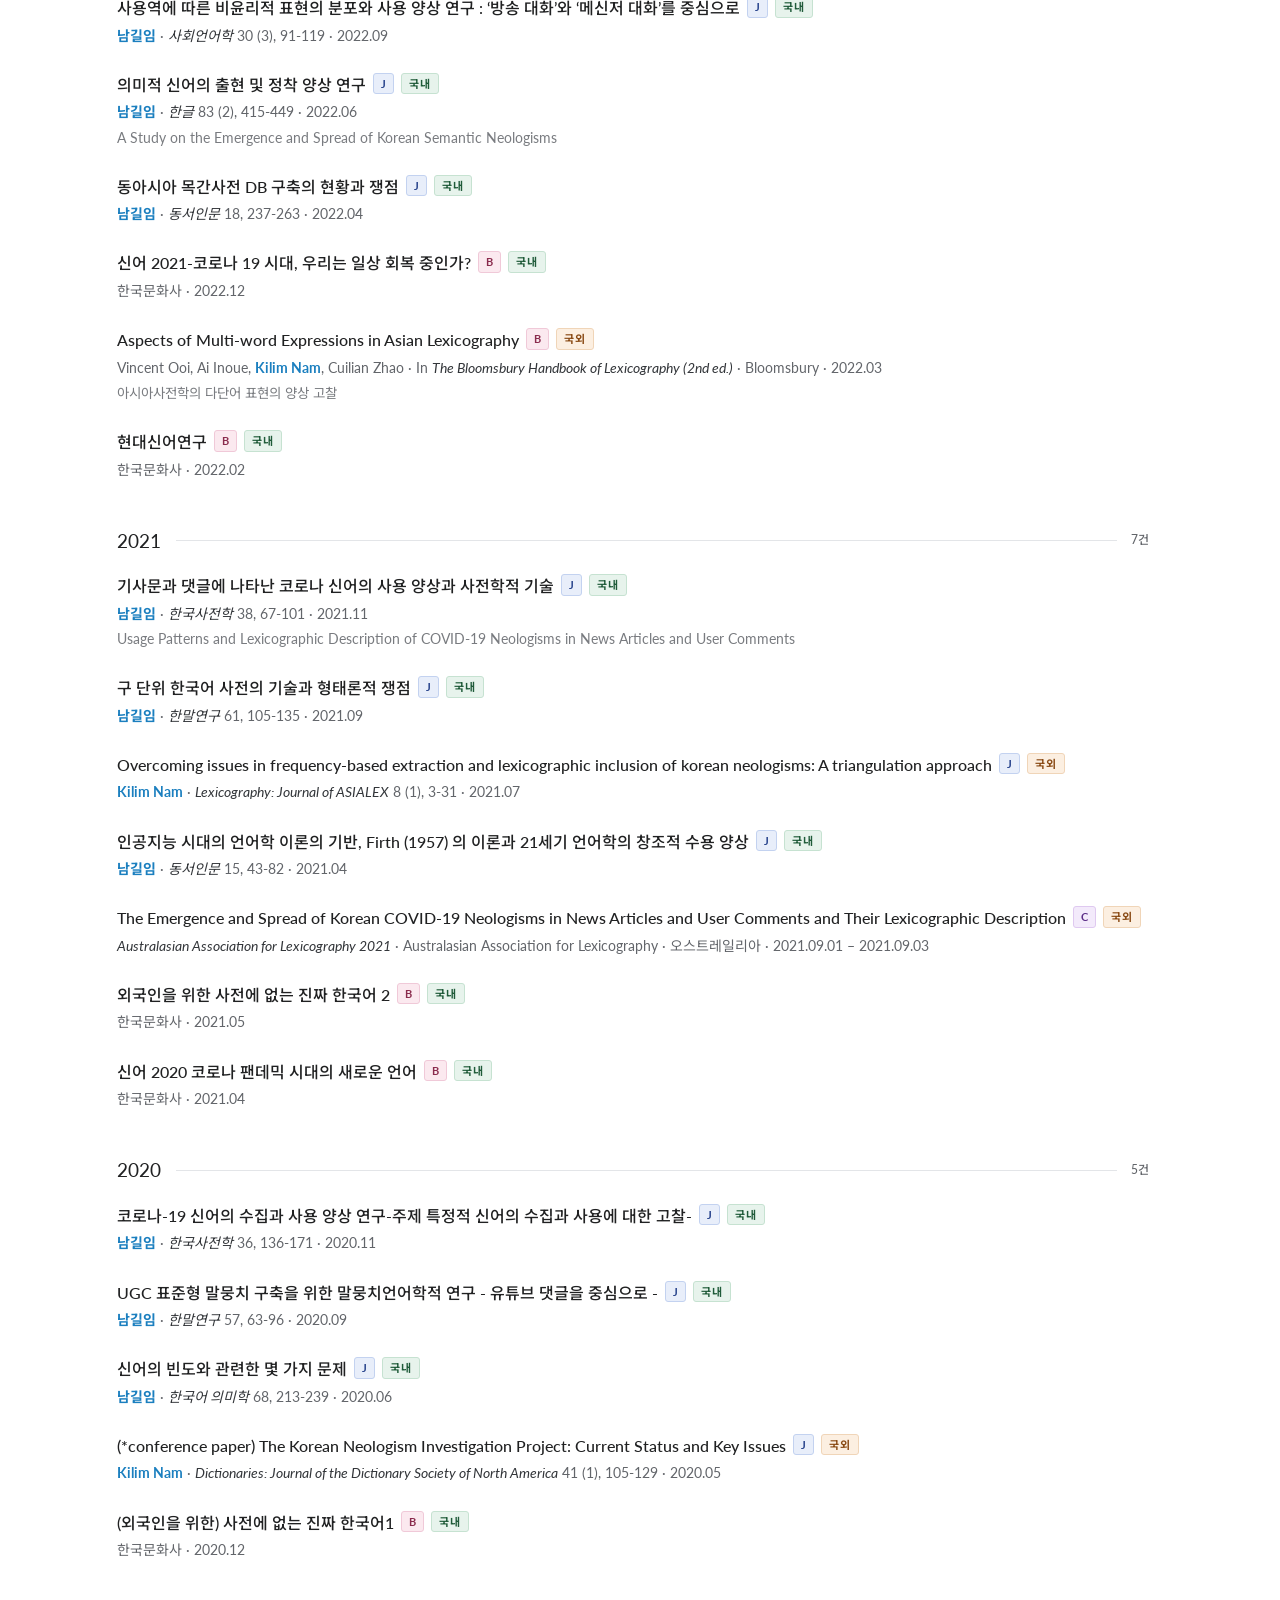
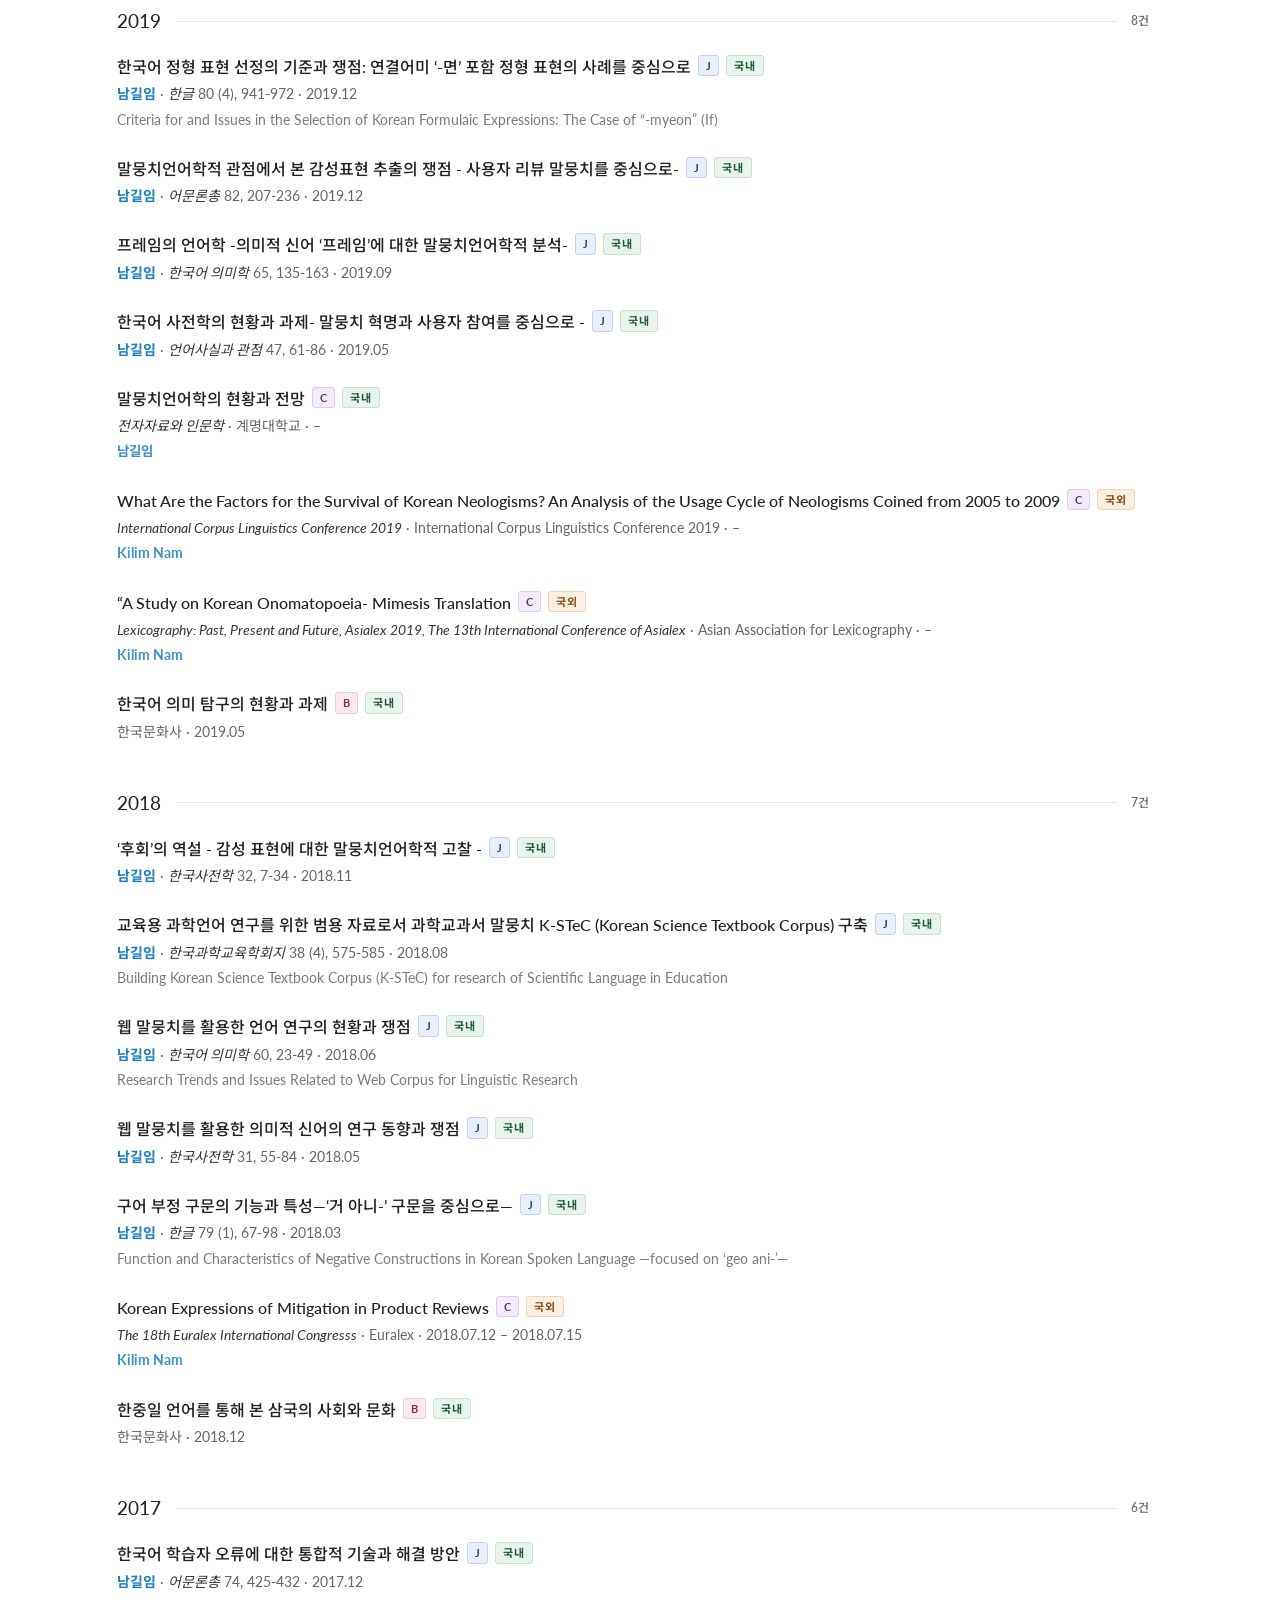
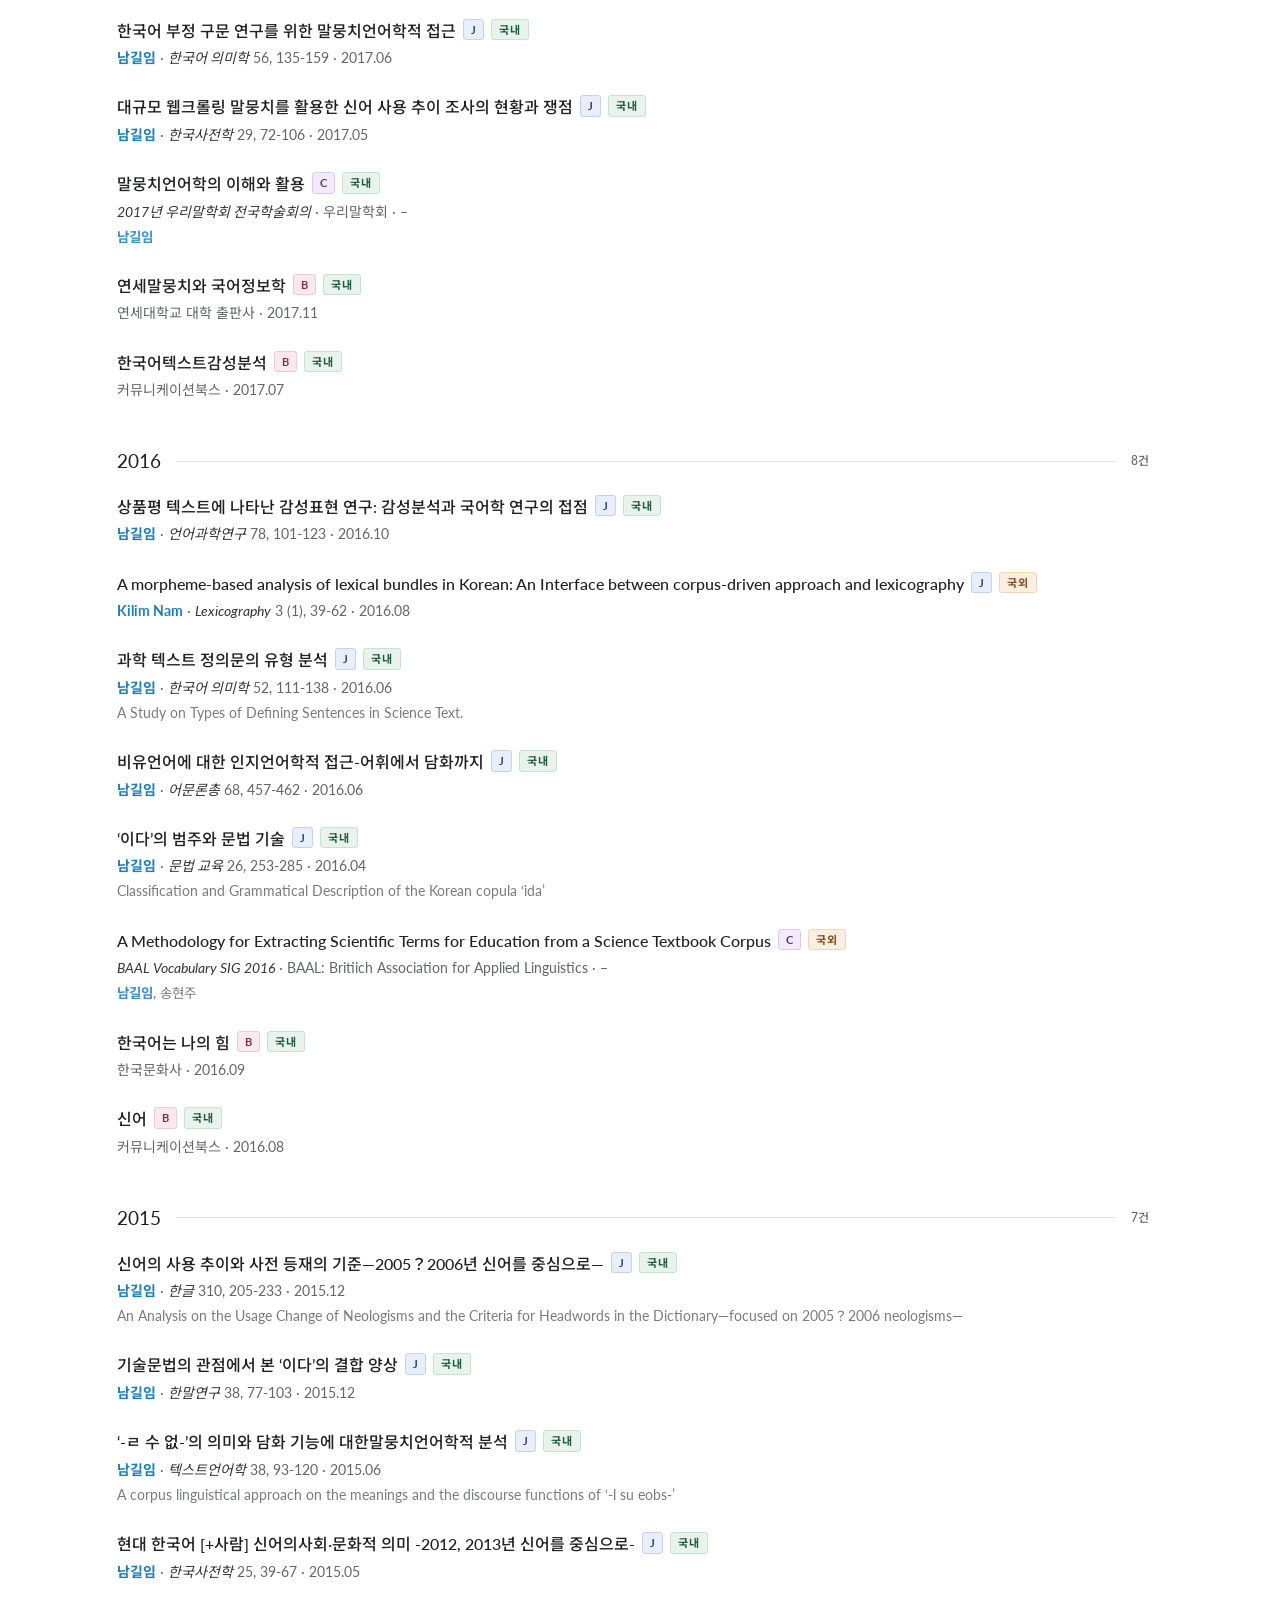
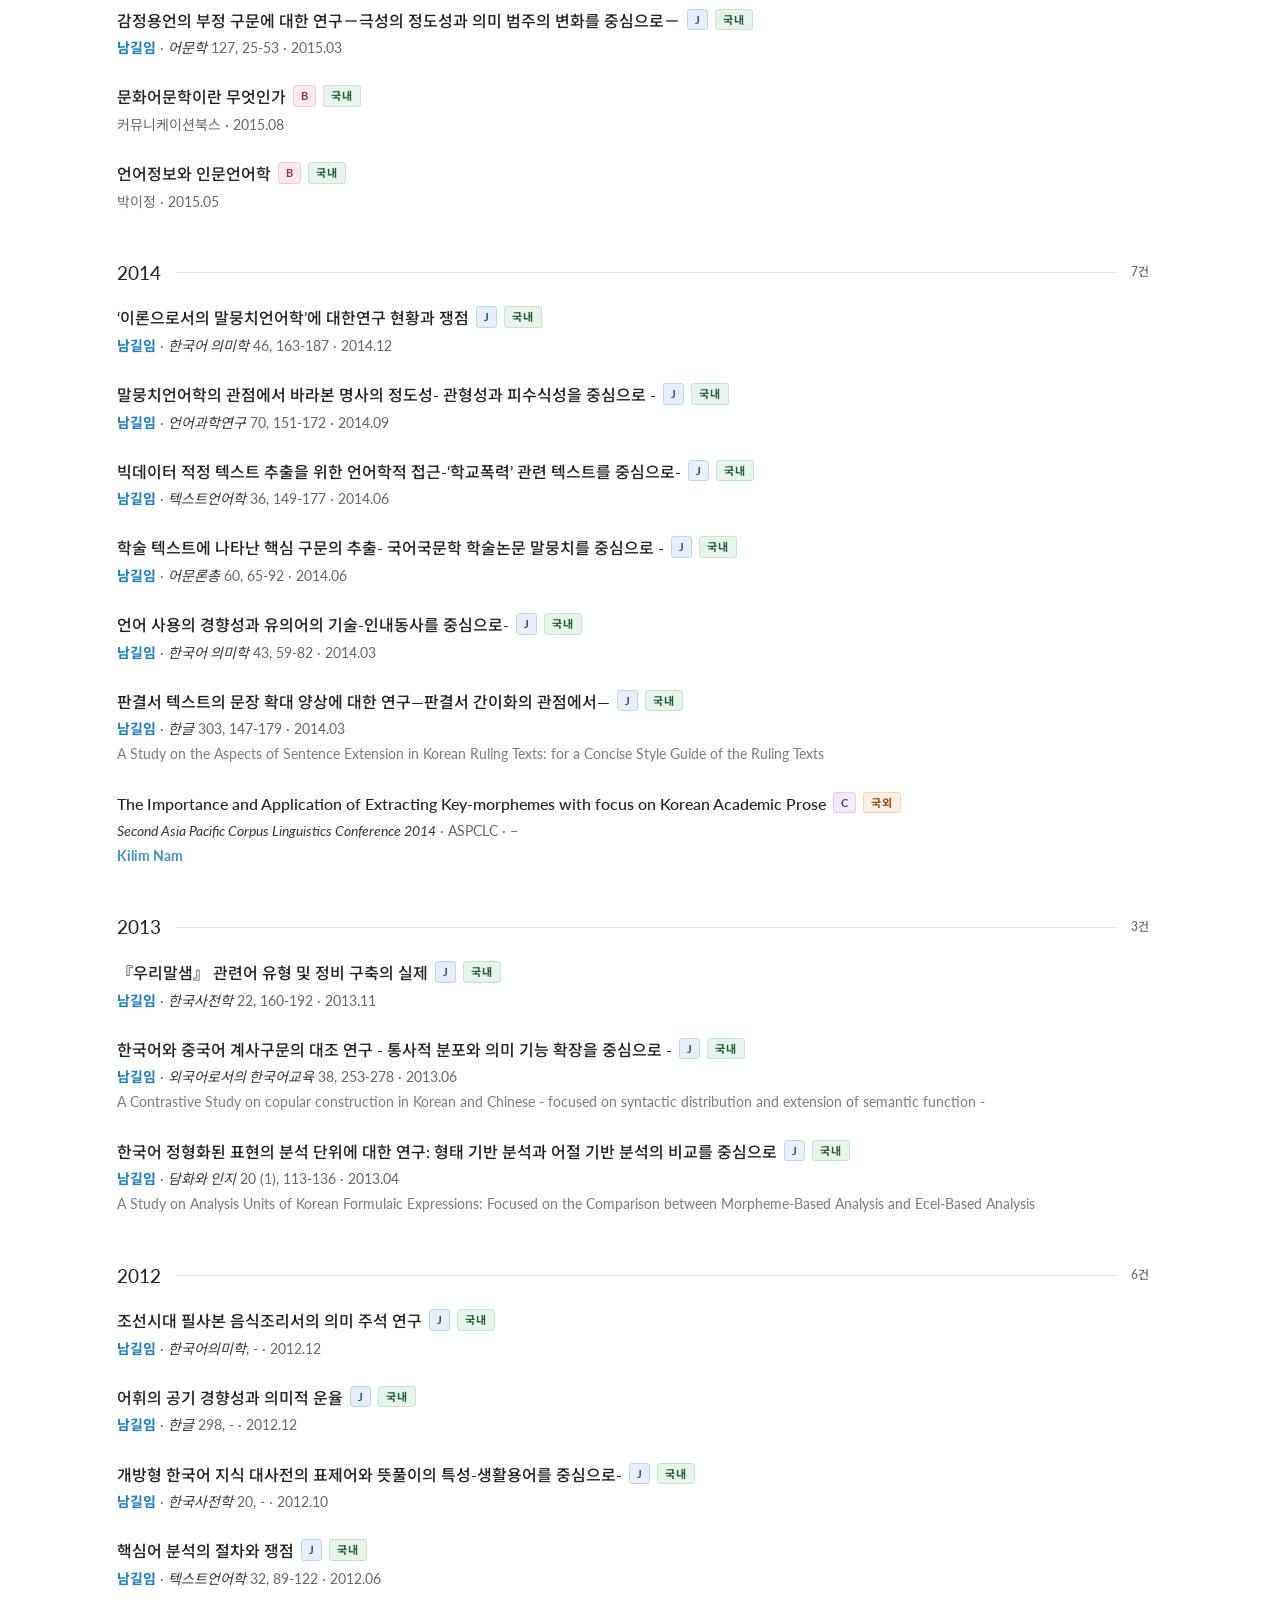
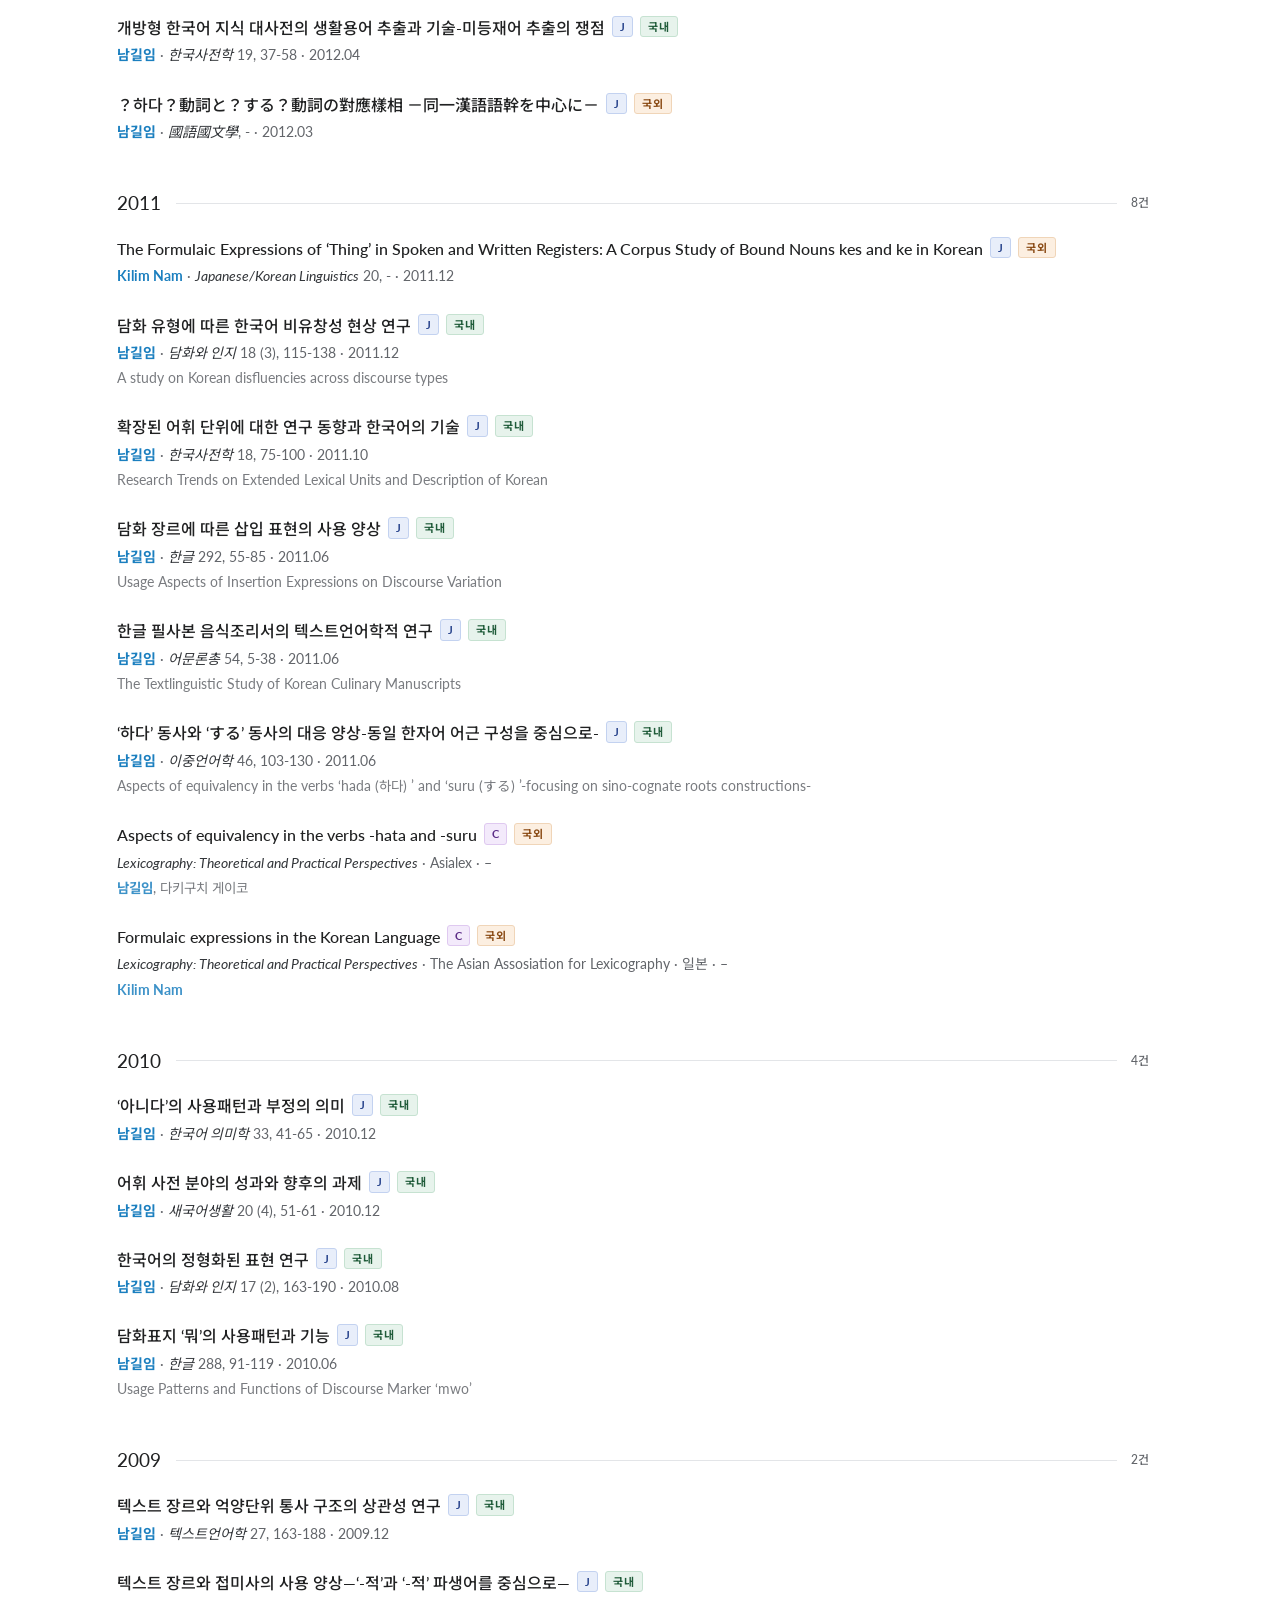
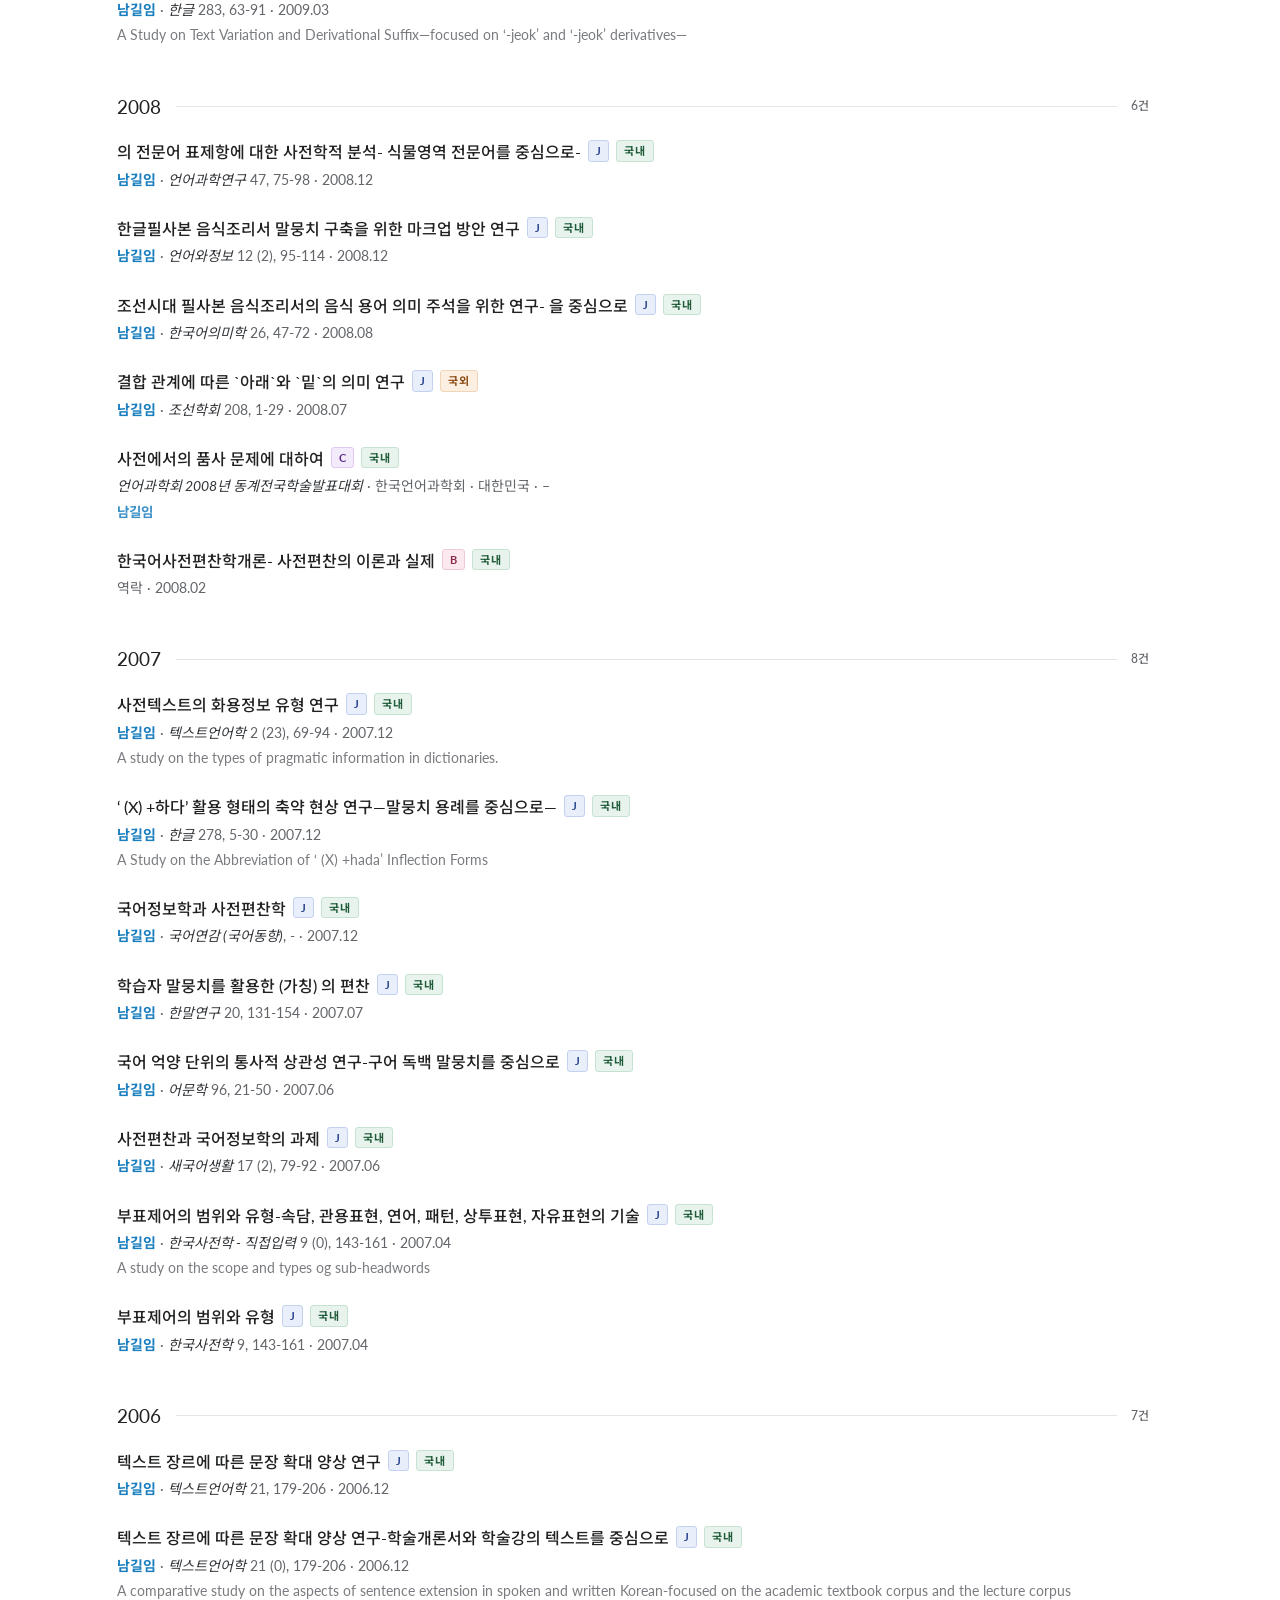
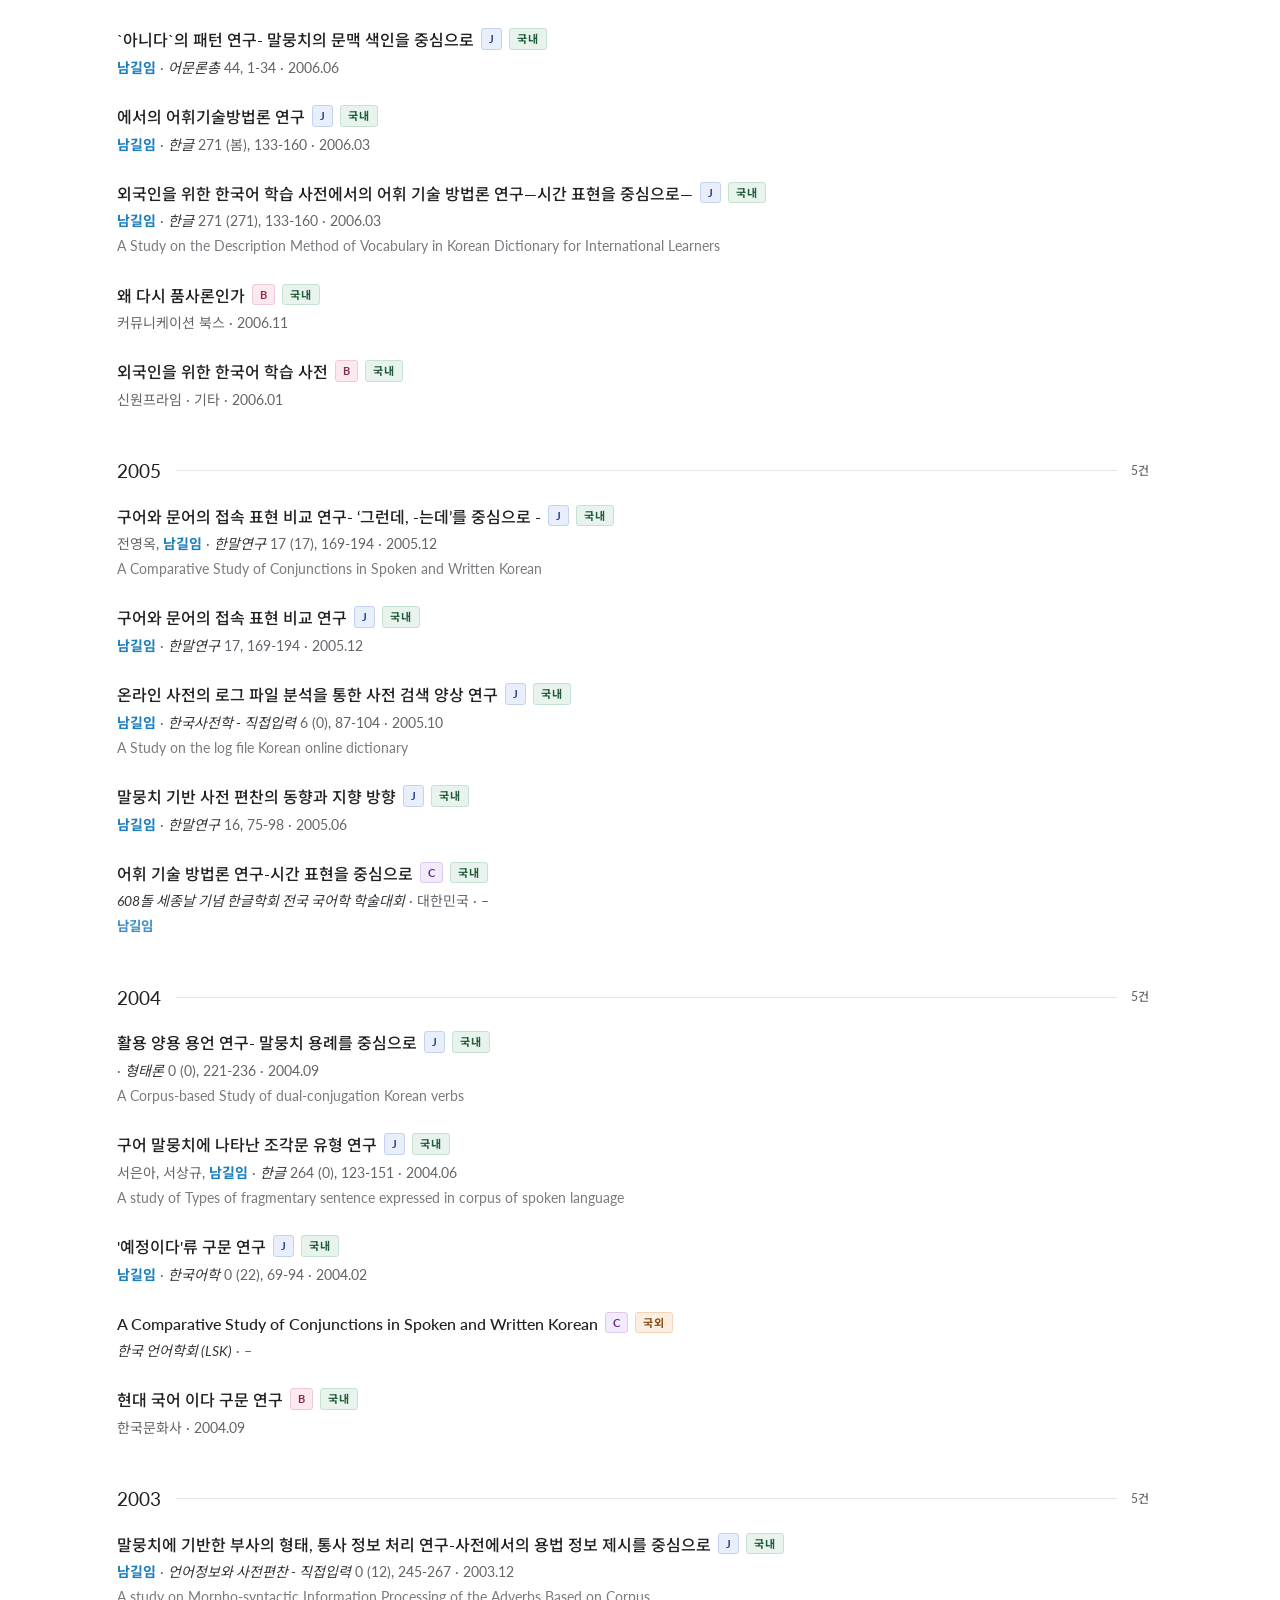
<file: publications.html>
<!DOCTYPE html>
<html lang="ko" data-lang="en">
<head>
<meta charset="utf-8">
<meta name="viewport" content="width=device-width, initial-scale=1">
<title>연구업적 | 남길임</title>
<meta name="description" content="남길임 교수 연구업적 — 학술지 논문, 학술대회 발표, 저역서 목록.">
<link rel="preconnect" href="https://fonts.googleapis.com">
<link rel="preconnect" href="https://fonts.gstatic.com" crossorigin>
<link href="https://fonts.googleapis.com/css2?family=Lato:wght@300;400;700&family=Noto+Sans+KR:wght@300;400;500;700&display=swap" rel="stylesheet">
<link rel="stylesheet" href="assets/css/style.css">
<script>
  // 저장해 둔 화면 모드와 언어를 그리기 전에 적용한다
  try {
    var t = localStorage.getItem("theme"); if (t) document.documentElement.setAttribute("data-theme", t);
    var l = localStorage.getItem("lang") || "en"; document.documentElement.setAttribute("data-lang", l);
  } catch (e) {}
</script>
</head>
<body>
<a class="skip" href="#main">본문 바로가기</a>

<header class="topbar">
  <div class="wrap topbar__inner">
    <a class="brand" href="index.html"><span class="ko">말뭉치 기반 어휘·문법 연구실</span><span class="en">Corpus-based Lexis and Grammar Research Group</span></a>
    <nav class="nav">
      <a href="index.html">About</a>
      <a href="publications.html" aria-current="page">Publications</a>
      <a href="projects.html">Projects</a>
      <a href="kno.html">Neologism Observatory</a>
      <button class="theme-btn" type="button" aria-label="밝은 화면 / 어두운 화면 전환">
        <svg class="icon-sun" viewBox="0 0 24 24" fill="none" stroke="currentColor" stroke-width="2" stroke-linecap="round"><circle cx="12" cy="12" r="4"/><path d="M12 2v2M12 20v2M4.9 4.9l1.4 1.4M17.7 17.7l1.4 1.4M2 12h2M20 12h2M4.9 19.1l1.4-1.4M17.7 6.3l1.4-1.4"/></svg>
        <svg class="icon-moon" viewBox="0 0 24 24" fill="none" stroke="currentColor" stroke-width="2" stroke-linecap="round" stroke-linejoin="round"><path d="M21 12.8A9 9 0 1 1 11.2 3a7 7 0 0 0 9.8 9.8z"/></svg>
      </button>
    </nav>
  </div>
</header>

<main id="main">
  <section class="hero hero--sub">
    <div class="wrap">
      <p class="eyebrow">Journals, Conferences & Books</p>
      <h1>학술지 · 학술대회 · 저역서</h1>
    </div>
  </section>

  <div class="filters">
    <div class="wrap">
      <div class="filters__row">
        <label class="search">
          <svg viewBox="0 0 24 24" fill="none" stroke="currentColor" stroke-width="2" stroke-linecap="round"><circle cx="11" cy="11" r="7"/><path d="M20 20l-3.5-3.5"/></svg>
          <input id="q" type="search" placeholder="제목 · 저자 · 학술지 · 학술대회 · 발행처 검색" autocomplete="off">
        </label>
        <select id="year" class="pill" aria-label="연도 선택"></select>
        <select id="type" class="pill" aria-label="갈래 구분">
          <option value="">전체 갈래</option>
          <option value="J">J : 학술지 (저널)</option>
          <option value="C">C : 학술대회 (컨퍼런스)</option>
          <option value="B">B : 저역서</option>
        </select>
        <select id="kind" class="pill" aria-label="국내·국외 구분">
          <option value="">국내 · 국외 전체</option>
          <option value="dom">국내</option>
          <option value="intl">국외</option>
        </select>
        <span class="count" id="count"></span>
        <button class="linkbtn" id="reset" type="button" hidden>필터 해제</button>
      </div>
    </div>
  </div>

  <section class="section section--list">
    <div class="wrap">
      <div id="pub-list"></div>
    </div>
  </section>
</main>

<footer class="site-foot">
  <div class="wrap foot-row">
    <span>&copy; 2026 남길임</span>
    <span class="right"><a href="index.html">홈으로</a></span>
  </div>
</footer>

<script src="assets/js/data.js"></script>
<script src="assets/js/site.js"></script>
</body>
</html>
</file>
<file: assets/css/style.css>
/* ============================================================
   남길임 교수 홈페이지 — 스타일시트
   색상·간격은 아래 :root 변수만 고치면 사이트 전체에 반영됩니다.
   ============================================================ */

/* ---------- 색상 토큰 (기본: 흰 바탕) ----------
   시스템이 어두운 화면이어도 기본은 항상 흰 바탕입니다.
   오른쪽 위 버튼을 눌러야 어두운 화면으로 바뀝니다.               */
:root {
  --bg:          #FFFFFF;
  --bg-alt:      #F8F9FA;
  --surface:     #FFFFFF;
  --ink:         #202122;
  --ink-soft:    #33363A;
  --muted:       #62656A;
  --line:        #E3E5E8;
  --line-strong: #C3C7CC;
  --accent:      #36C;
  --accent-ink:  #2A4B8D;
  --accent-soft: #EAF1FB;
  --shadow:      none;

  /* 영문은 Lato, 한글은 본고딕(Noto Sans KR).
     앞에 적은 폰트에 없는 글자는 자동으로 뒤 폰트가 받는다. */
  --font: "Lato", "Noto Sans KR", -apple-system, "Segoe UI", "Malgun Gothic", sans-serif;

  --wrap: 1080px;
  --r: 4px;

  color-scheme: light;
}

/* ---------- 색상 토큰 (어두운 화면 — 버튼으로 전환) ---------- */
:root[data-theme="dark"] {
  --bg:          #16181A;
  --bg-alt:      #202325;
  --surface:     #1C1F21;
  --ink:         #E8EAED;
  --ink-soft:    #C9CDD2;
  --muted:       #9AA0A6;
  --line:        #2E3236;
  --line-strong: #444A50;
  --accent:      #8AB4F8;
  --accent-ink:  #A5C7FA;
  --accent-soft: #1E2A3A;
  --shadow:      none;
  color-scheme: dark;
}

/* ---------- 기본 ---------- */
* { box-sizing: border-box; }
html {
  scroll-behavior: smooth;
  scroll-padding-top: 84px;
  /* 내용이 짧은 페이지에도 스크롤바 자리를 남겨,
     페이지를 옮겨 다닐 때 본문 폭이 달라지지 않게 한다 */
  scrollbar-gutter: stable;
  overflow-y: scroll;
}

body {
  margin: 0;
  background: var(--bg);
  color: var(--ink);
  font-family: var(--font);
  font-size: 16px;
  line-height: 1.72;
  word-break: keep-all;
  overflow-wrap: break-word;
}

a { color: var(--accent-ink); text-decoration: none; }
a:hover { text-decoration: underline; text-underline-offset: 3px; }

h1, h2, h3, h4 {
  font-family: var(--font);
  font-weight: 400;
  line-height: 1.35;
  letter-spacing: 0;
  margin: 0;
}

.wrap { width: 100%; max-width: var(--wrap); margin: 0 auto; padding: 0 24px; }
.skip {
  position: absolute; left: -9999px; top: 0;
  background: var(--accent); color: #fff; padding: 10px 16px; border-radius: 0 0 8px 0; z-index: 99;
}
.skip:focus { left: 0; }

/* ---------- 상단 바 ---------- */
.topbar {
  position: sticky; top: 0; z-index: 50;
  background: var(--bg);
  border-bottom: 1px solid var(--line-strong);
}
.topbar__inner { display: flex; align-items: center; gap: 20px; height: 64px; }

/* 상단 왼쪽은 연구실 이름 한 줄 (한국어/영어는 .ko·.en으로 갈린다) */
.brand {
  font-family: var(--font); font-weight: 700; font-size: 18px;
  letter-spacing: -.01em; color: var(--ink); white-space: nowrap;
}
.brand:hover { text-decoration: none; }
/* 내비까지 한 줄에 들어가지 않는 폭에서는 조금 줄인다 */
@media (max-width: 1040px) { .brand { font-size: 16px; } }
@media (max-width: 880px)  { .brand { font-size: 15px; white-space: normal; } }

.nav { margin-left: auto; display: flex; align-items: center; gap: 4px; }
.nav a {
  color: var(--ink-soft); font-size: 14px; font-weight: 500;
  padding: 7px 12px; border-radius: var(--r);
}
.nav a:hover { background: var(--bg-alt); text-decoration: none; color: var(--ink); }
.nav a[aria-current="page"] { color: var(--accent-ink); background: var(--accent-soft); }

.theme-btn {
  margin-left: 6px; width: 34px; height: 34px; flex: none;
  display: grid; place-items: center;
  border: 1px solid var(--line-strong); border-radius: var(--r);
  background: var(--surface); color: var(--ink-soft); cursor: pointer;
}
.theme-btn:hover { border-color: var(--line-strong); color: var(--ink); }
.theme-btn svg { width: 16px; height: 16px; }

/* ---------- 한국어 / English 전환 (소개 페이지) ----------
   같은 자리에 두 언어를 넣어 두고, 지금 언어에 맞는 쪽만 보여 준다. */
.lang-btn {
  margin-left: 6px; height: 34px; padding: 0 11px; flex: none;
  border: 1px solid var(--line-strong); border-radius: var(--r);
  background: var(--surface); color: var(--ink-soft); cursor: pointer;
  font-family: var(--font); font-size: 12.5px; font-weight: 700; letter-spacing: .04em;
}
.lang-btn:hover { color: var(--ink); background: var(--bg-alt); }

.en { display: none; }
:root[data-lang="en"] .en { display: revert; }
:root[data-lang="en"] .ko { display: none; }

/* 아이콘 표시 규칙: 누르면 바뀔 화면의 아이콘을 보여 준다 */
.icon-moon { display: block; }
.icon-sun  { display: none; }
:root[data-theme="dark"] .icon-moon { display: none; }
:root[data-theme="dark"] .icon-sun  { display: block; }

/* ---------- 히어로 ---------- */
.hero { padding: 48px 0 40px; border-bottom: 1px solid var(--line); }
/* 1행: 이름·소속과 사진을 나란히 */
.hero__grid {
  display: grid; grid-template-columns: 1fr 200px; gap: 40px;
  align-items: center; margin-bottom: 32px;
}

/* 논문·연구사업 페이지의 머리말 (세 페이지의 여백을 같게 맞춘다) */
.hero--sub { padding: 48px 0 28px; }
.hero--sub h1 { font-size: clamp(26px, 4vw, 34px); font-weight: 300; letter-spacing: .5px; }
.hero--sub .section__sub { max-width: 62ch; }

.eyebrow {
  font-size: 12px; font-weight: 700; letter-spacing: .14em; text-transform: uppercase;
  color: var(--accent-ink); margin: 0 0 14px;
}
.hero h1 { font-size: clamp(34px, 5vw, 46px); font-weight: 300; letter-spacing: .5px; margin-bottom: 10px; }
.hero__role { font-size: 16px; color: var(--ink-soft); margin: 0 0 4px; font-weight: 400; }
.hero__affil { font-size: 15px; color: var(--muted); margin: 0 0 26px; }
/* 첫머리 소개 문단 — 위키백과의 도입부처럼 장식 없이 본문으로 */
.hero__lede {
  font-size: 15.5px; color: var(--ink-soft);
  margin: 0 0 28px; line-height: 1.75;
  text-align: justify; text-justify: inter-word;
}

.portrait {
  width: 100%; height: auto; display: block;
  border-radius: var(--r); background: var(--bg-alt);
  border: 1px solid var(--line); box-shadow: var(--shadow);
}
.portrait--empty {
  aspect-ratio: 4/5;
  display: grid; place-items: center; text-align: center;
  color: var(--muted); font-size: 13px; line-height: 1.7; padding: 16px;
}

.meta { list-style: none; margin: 20px 0 0; padding: 0; display: grid; gap: 9px; }
/* 본문 폭을 다 쓰는 연락처 — 넓은 화면에서는 두 칸으로 */
.meta--wide { margin-top: 0; grid-template-columns: repeat(2, minmax(0, 1fr)); gap: 9px 48px; }
@media (max-width: 760px) { .meta--wide { grid-template-columns: 1fr; } }
.meta li { display: flex; gap: 14px; font-size: 14.5px; align-items: baseline; }
.meta .k {
  flex: none; width: 68px; color: var(--muted); font-size: 12.5px;
  font-weight: 700; letter-spacing: .04em;
}
.meta .v { color: var(--ink-soft); }

/* ---------- 섹션 ----------
   위키백과처럼 제목 아래에 가로선을 그어 구획을 나눕니다. */
.section { padding: 40px 0 8px; }
.section--list { padding-top: 16px; }
.section__head {
  display: flex; align-items: baseline; gap: 16px;
  margin-bottom: 18px; padding-bottom: 6px;
  border-bottom: 1px solid var(--line);
}
.section__head h2 { font-size: 24px; font-weight: 400; letter-spacing: 0; }
.section__head .more { margin-left: auto; font-size: 14px; white-space: nowrap; }
.section__sub { color: var(--muted); font-size: 14.5px; margin: 8px 0 0; }

/* ---------- 목록 (연구 분야 등) ---------- */
.bullets { list-style: none; margin: 0; padding: 0; }
.bullets li {
  position: relative; padding: 9px 0 9px 22px;
  font-size: 15.5px; color: var(--ink-soft);
}
.bullets li::before {
  content: ""; position: absolute; left: 2px; top: 19px;
  width: 6px; height: 6px; border-radius: 50%; background: var(--accent);
}
.bullets .yr {
  display: inline-block; min-width: 74px; margin-right: 6px;
  color: var(--muted); font-variant-numeric: tabular-nums;
}
/* 기간(시작 – 종료)을 적는 목록은 연도 칸을 넓게 */
.bullets--range .yr { min-width: 156px; }
/* 학위논문·지도교수처럼 한 단계 아래 정보 */
.bullets .sub {
  display: block; margin-left: 162px; margin-top: 1px;
  font-size: 14.5px; color: var(--muted);
}
@media (max-width: 700px) {
  .bullets--range .yr { display: block; min-width: 0; margin-right: 0; }
  .bullets .sub { margin-left: 0; }
}

/* ---------- 논문 목록 ---------- */
.pub-year {
  display: flex; align-items: center; gap: 14px;
  margin: 34px 0 8px; font-family: var(--font); font-weight: 400;
  font-size: 19px; letter-spacing: .3px; font-variant-numeric: tabular-nums;
}
.pub-year::after { content: ""; flex: 1; height: 1px; background: var(--line); }
.pub-year .n {
  font-family: var(--font); font-size: 12px; font-weight: 500;
  color: var(--muted); letter-spacing: 0; order: 3;
}

.pub-list { list-style: none; margin: 0; padding: 0; }
.pub {
  padding: 12px 12px; margin: 0 -12px; border-radius: var(--r);
}
.pub:hover { background: var(--bg-alt); }
.pub__title { font-weight: 500; color: var(--ink); line-height: 1.6; }
.pub__meta { font-size: 14px; color: var(--muted); margin-top: 3px; }
/* 원제/역제, 공동저자처럼 한 단계 아래 정보 */
.pub__alt { font-size: 13.5px; color: var(--muted); margin-top: 2px; opacity: .85; }
.pub__meta .venue { color: var(--ink-soft); font-style: italic; }
/* 본인 이름 강조 — 태그 색과 겹치지 않게 하늘색으로 통일 */
mark.me { background: none; color: #1B7FBF; font-weight: 700; }
:root[data-theme="dark"] mark.me { color: #6FC3F0; }
mark.hit {
  background: color-mix(in srgb, var(--accent) 24%, transparent);
  color: inherit; border-radius: 3px; padding: 0 2px;
}

.tag {
  display: inline-block; font-size: 11px; font-weight: 700; letter-spacing: .06em;
  padding: 1px 7px; border-radius: 3px; vertical-align: 3px; margin-left: 7px;
  border: 1px solid transparent; white-space: nowrap;
}
/* 갈래: J = 학술지(남색), C = 학술대회(보라), B = 저역서(분홍) */
.tag--j    { background: #E8EEFA; color: #24408A; border-color: #C3D2F0; }
.tag--c    { background: #F3EAFB; color: #5B2C86; border-color: #DFC9F0; }
.tag--b    { background: #FBE9EF; color: #8A2B4D; border-color: #F0C9D8; }
/* 발표 지역: 국내(초록), 국외(주황) */
.tag--dom  { background: #E7F3EC; color: #1F5B39; border-color: #C6E2D1; }
.tag--intl { background: #FCEFE1; color: #8A4B15; border-color: #F0D5B8; }

:root[data-theme="dark"] .tag--j    { background: #1B2540; color: #A8C2F5; border-color: #2F406B; }
:root[data-theme="dark"] .tag--c    { background: #2A1E3A; color: #CFAEEB; border-color: #43305C; }
:root[data-theme="dark"] .tag--b    { background: #331A24; color: #EDA9C0; border-color: #562C3D; }
:root[data-theme="dark"] .tag--dom  { background: #172C21; color: #9CD6B4; border-color: #274A36; }
:root[data-theme="dark"] .tag--intl { background: #33230F; color: #E8B67E; border-color: #543A1B; }

/* ---------- 필터 바 ---------- */
.filters {
  position: sticky; top: 64px; z-index: 20;
  background: var(--bg);
  padding: 16px 0 14px; border-bottom: 1px solid var(--line); margin-bottom: 4px;
}
.filters__row { display: flex; gap: 12px; align-items: center; flex-wrap: wrap; }
.search {
  flex: 1 1 240px; display: flex; align-items: center; gap: 10px;
  background: var(--surface); border: 1px solid var(--line);
  border-radius: var(--r); padding: 0 14px; height: 40px;
}
.search:focus-within { border-color: var(--accent); box-shadow: 0 0 0 3px var(--accent-soft); }
.search svg { width: 16px; height: 16px; flex: none; color: var(--muted); }
.search input {
  flex: 1; border: 0; background: none; outline: none;
  font-family: var(--font); font-size: 15px; color: var(--ink); min-width: 0;
}
select.pill {
  height: 40px; padding: 0 36px 0 14px; border-radius: var(--r);
  border: 1px solid var(--line); background-color: var(--surface); color: var(--ink);
  font-family: var(--font); font-size: 14px; cursor: pointer; appearance: none;
  background-image:
    linear-gradient(45deg, transparent 50%, currentColor 50%),
    linear-gradient(135deg, currentColor 50%, transparent 50%);
  background-position: calc(100% - 19px) 19px, calc(100% - 14px) 19px;
  background-size: 5px 5px, 5px 5px;
  background-repeat: no-repeat;
}
select.pill:focus { outline: none; border-color: var(--accent); box-shadow: 0 0 0 3px var(--accent-soft); }
/* 펼친 목록의 글자 크기·서체를 항목마다 다르지 않게 고정 */
select.pill option {
  font-family: var(--font);
  font-size: 14px;
  background: var(--surface);
  color: var(--ink);
}
.count { font-size: 13.5px; color: var(--muted); white-space: nowrap; }
.count b { color: var(--ink); font-variant-numeric: tabular-nums; }
.linkbtn {
  border: 0; background: none; color: var(--accent-ink);
  font: inherit; font-size: 13.5px; cursor: pointer; padding: 0;
}
.linkbtn:hover { text-decoration: underline; }
.linkbtn[hidden] { display: none; }


/* ---------- 사업 목록 ---------- */
.proj-list { list-style: none; margin: 0; padding: 0; }
.proj {
  display: grid; grid-template-columns: 168px 1fr; gap: 24px;
  align-items: baseline; padding: 17px 12px; margin: 0 -12px;
  border-bottom: 1px solid var(--line); border-radius: var(--r);
}
.proj:hover { background: var(--bg-alt); }
.proj__period {
  font-size: 13px; color: var(--muted); white-space: nowrap;
  font-variant-numeric: tabular-nums;
}
.proj__name { font-weight: 500; line-height: 1.6; }
.proj__funder { font-size: 13.5px; color: var(--muted); margin-top: 3px; }

/* 아직 채우지 않은 자리 표시 */
.todo {
  border-bottom: 1px dashed var(--line-strong);
  color: var(--muted); font-style: italic;
}
.badge-now {
  display: inline-block; font-size: 11px; font-weight: 700; letter-spacing: .04em;
  background: var(--accent); color: var(--bg); padding: 1px 7px; border-radius: 5px; margin-left: 8px;
}

/* ---------- 신어 관측 시스템 소개 ---------- */
.h2-en {
  font-size: 15px; color: var(--muted); font-weight: 400;
  letter-spacing: .06em; margin-left: 8px;
}
/* 설명은 왼쪽, 그림은 오른쪽 */
.sys { display: grid; grid-template-columns: 1fr 320px; gap: 40px; align-items: start; }
.sys__figure { margin: 0; }
.sys__figure img {
  width: 100%; height: auto; display: block;
  border: 1px solid var(--line); border-radius: var(--r);
}
.sys__figure figcaption {
  margin-top: 8px; font-size: 12.5px; color: var(--muted); text-align: center;
}
@media (max-width: 860px) {
  .sys { grid-template-columns: 1fr; gap: 24px; }
  .sys__figure { max-width: 420px; }
}

.sys__lede { margin: 0 0 18px; font-size: 15.5px; color: var(--ink-soft); max-width: 68ch; }
/* "한국어 신어는…" 처럼 다음 내용을 이끄는 한 줄 */
.sys__q { margin: 0 0 2px; font-size: 15.5px; font-weight: 700; color: var(--ink); }
.sys__body p { max-width: 68ch; }
.sys__body .bullets { margin-bottom: 16px; }

/* 바깥 사이트로 나가는 단추 */
.btn {
  display: inline-flex; align-items: center; gap: 8px;
  padding: 9px 16px; border-radius: var(--r);
  border: 1px solid var(--accent); color: var(--accent-ink);
  background: var(--accent-soft);
  font-size: 14.5px; font-weight: 700;
}
.btn:hover { background: var(--accent); color: #fff; text-decoration: none; }
.btn svg { width: 14px; height: 14px; }
:root[data-theme="dark"] .btn:hover { color: var(--bg); }

.empty { padding: 56px 0; text-align: center; color: var(--muted); }

/* ---------- 각주 · 푸터 ---------- */
.note {
  font-size: 13px; color: var(--muted); background: var(--bg-alt);
  border: 1px solid var(--line); border-radius: var(--r);
  padding: 14px 18px; margin-top: 30px; line-height: 1.7;
}
.site-foot {
  border-top: 1px solid var(--line); padding: 34px 0 56px;
  font-size: 13.5px; color: var(--muted);
  display: flex; gap: 18px; flex-wrap: wrap; align-items: center;
}
.site-foot .right { margin-left: auto; }
.foot-row { display: flex; gap: 18px; flex-wrap: wrap; align-items: center; width: 100%; }

/* ---------- 반응형 ---------- */
@media (max-width: 820px) {
  .hero { padding: 44px 0 36px; }
  .hero__grid { grid-template-columns: 1fr; gap: 30px; }
  .portrait { max-width: 180px; }
  .news li { grid-template-columns: 1fr; gap: 2px; }
  .proj { grid-template-columns: 1fr; gap: 4px; }
  .nav a { padding: 7px 9px; font-size: 13.5px; }
  .section { padding: 44px 0; }
  .filters { position: static; }
  html { scroll-padding-top: 20px; }
}
@media (max-width: 560px) {
  .topbar__inner { height: 58px; gap: 8px; }
  .nav { gap: 0; }
}

@media print {
  .topbar, .filters, .theme-btn, .lang-btn, .site-foot { display: none !important; }
  body { background: #fff; color: #000; }
  .section { border: 0; padding: 12px 0; }
}
</file>
